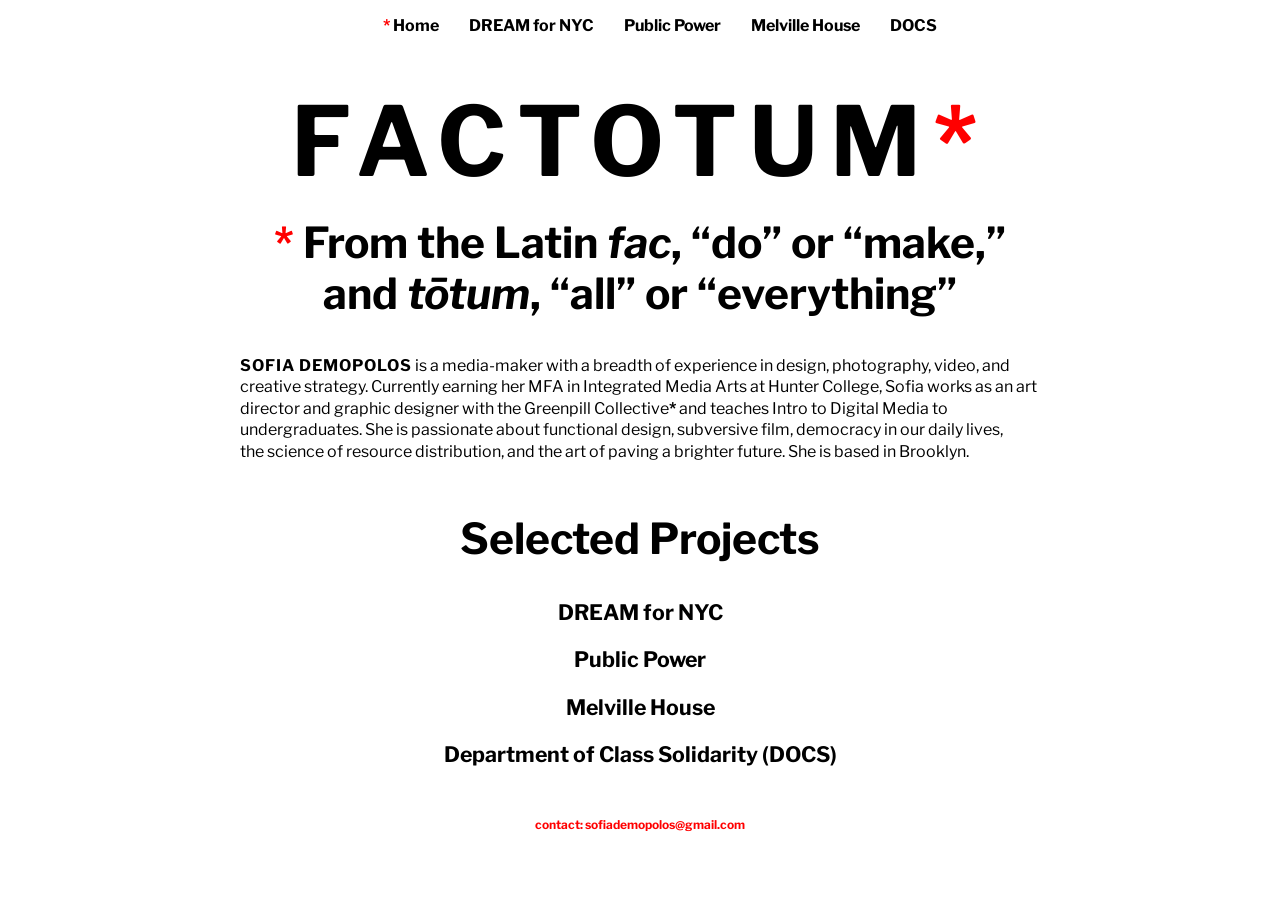
<file: index.html>
<!DOCTYPE html>
<html>
  <head>
    <title>Factotum Index</title>
    <link rel="stylesheet" href="style.css">
    <link rel="preconnect" href="https://fonts.googleapis.com">
    <link rel="preconnect" href="https://fonts.gstatic.com" crossorigin>
    <link href="https://fonts.googleapis.com/css2?family=Libre+Franklin:ital,wght@0,100..900;1,100..900&display=swap" rel="stylesheet">
    <meta name="viewport" content="width=device-width, initial-scale=1">
    <link rel="icon" type="image/x-icon" href="images/favicon.ico">
  </head>
  <body>
    <ul class="header-container" style="display: flex; justify-content: center;">
      <li class="nav"><a href="index.html"><span style="color:red;font-weight: bold;">* </span>Home</a></li>
      <li class="nav"><a href="selected-projects/dream-for-nyc.html">DREAM for NYC</a></li>
      <li class="nav"><a href="selected-projects/public-power.html">Public Power</a></li>
      <li class="nav"><a href="selected-projects/melville-house.html">Melville House</a></li>
      <li class="nav"><a href="selected-projects/docs.html">DOCS</a></li>
    </ul>
    <h1 class="header-container;">Factotum<span style="color:red">*</span></h1>
    <h2 class="center"><span id="first-line"><span style="color:red">*</span> From the Latin <i>fac</i>, “do” or “make,”</span>and <i>tōtum</i>, “all” or “everything”</h2>
    <p class="center"><b style="text-transform: uppercase; letter-spacing: .0625em;">Sofia Demopolos</b> is a media-maker with a breadth of experience in design, photography, video, and creative strategy. Currently earning her MFA in Integrated Media Arts at Hunter College, Sofia works as an art director and graphic designer with the Greenpill Collective<a  target="_blank" href="https://wearegreenpill.com/">*</a> and teaches Intro to Digital Media to undergraduates. She is passionate about functional design, subversive film, democracy in our daily lives, the&nbsp;science of resource distribution, and the art of paving a brighter future. She is based in Brooklyn.</p>
    <h2 class="center" style="margin-top: 50px">Selected Projects</h2>
      <!--<div class="hover_img"><h3><a href="selected-projects/new-yorkers-tax-the-rich.html">New Yorkers Tax the Rich<span><img class="center" src="images/index/nyttr-credit-alexandra-chan-800px.jpg"</span></a></h3></div>-->
      <div class="hover_img"><h3><a href="selected-projects/dream-for-nyc.html">DREAM for NYC<span><img class="center" src="images/index/sofia-and-carla-800px.jpg"></span></a></h3></div>
      <div class="hover_img"><h3><a href="selected-projects/public-power.html">Public Power<span><img class="center" src="images/index/public-power-credit-michael-paulson-800px.jpg"></span></a></h3></div>
      <div class="hover_img"><h3><a href="selected-projects/melville-house.html">Melville House<span><img class="center" src="images/index/melville-house-mock-800px.jpg"></span></a></h3></div>
      <div class="hover_img"><h3><a href="selected-projects/docs.html">Department of Class Solidarity (DOCS)<span><img class="center" src="images/index/docs-labor-day-800px.png"></span></a></h3></div>
    <footer>
      <h4>contact: sofiademopolos@gmail.com</h4>
    </footer>
  </body>
</html>
</file>
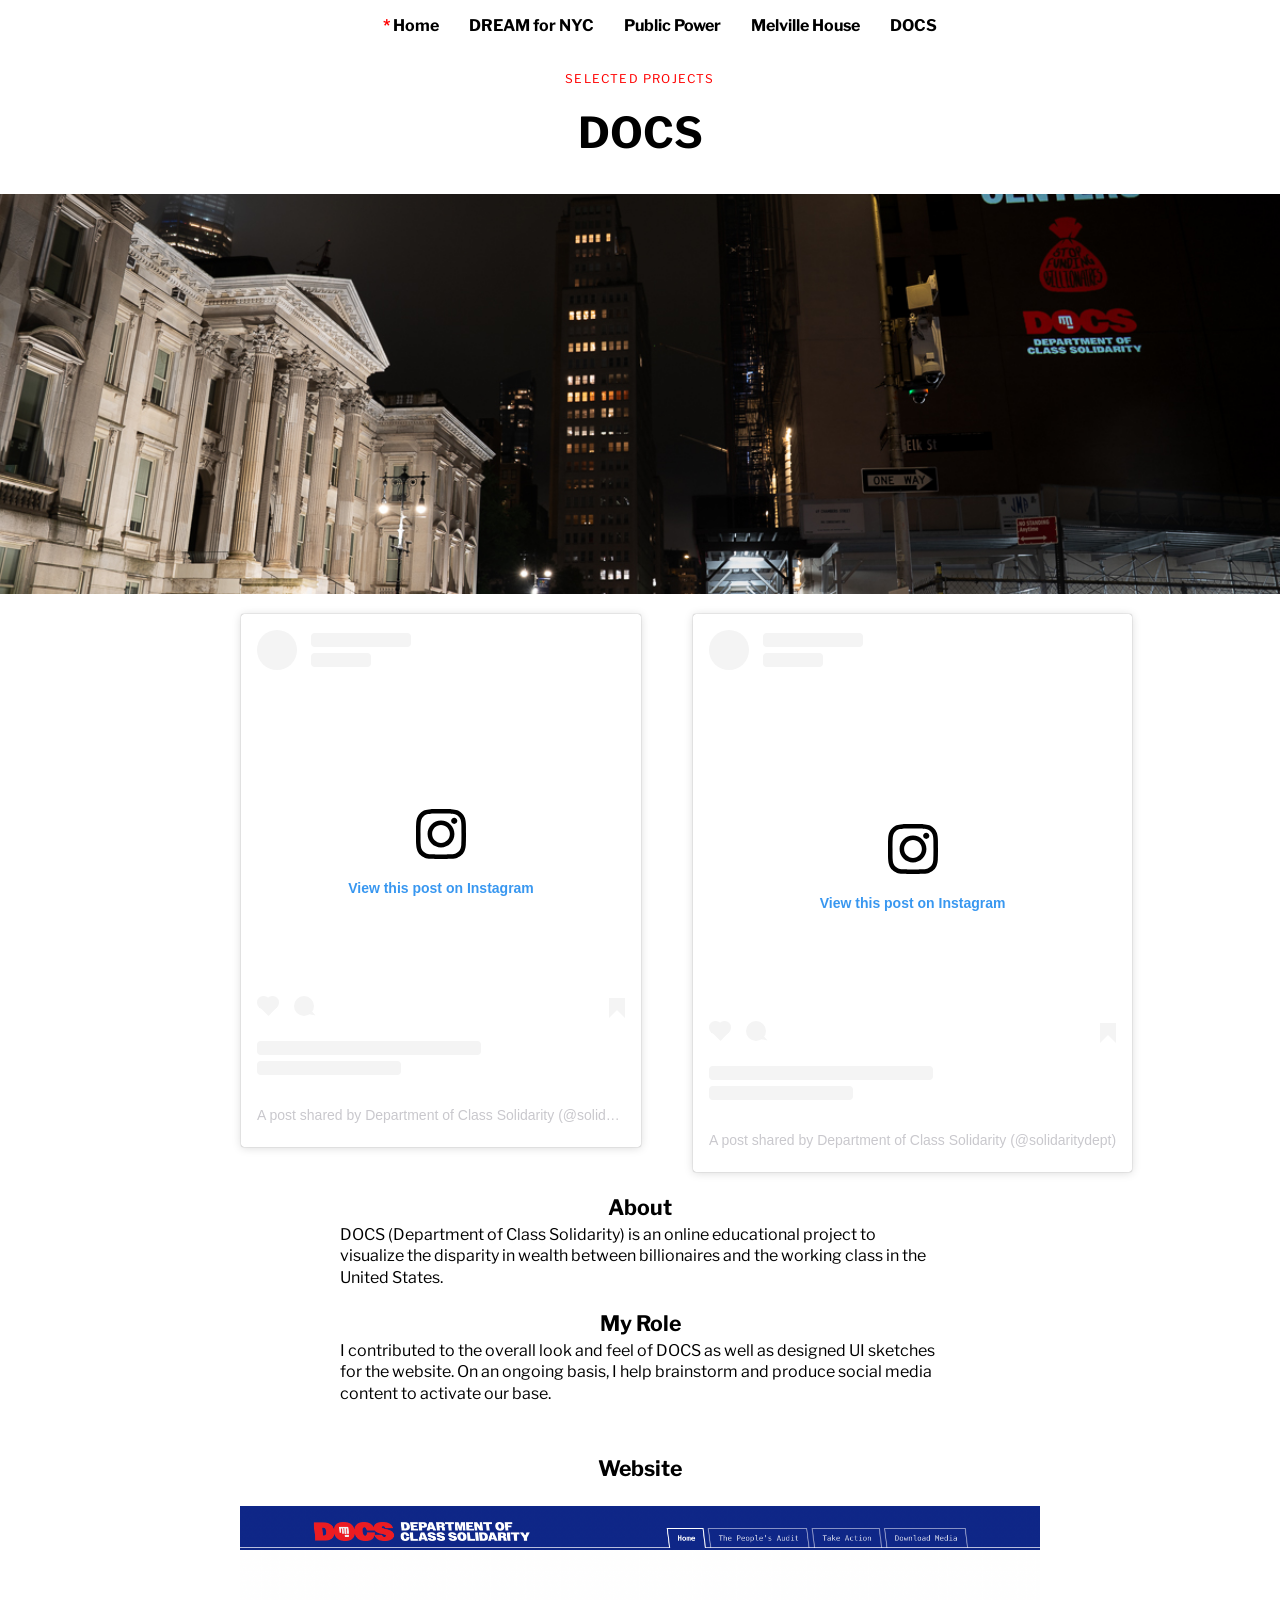
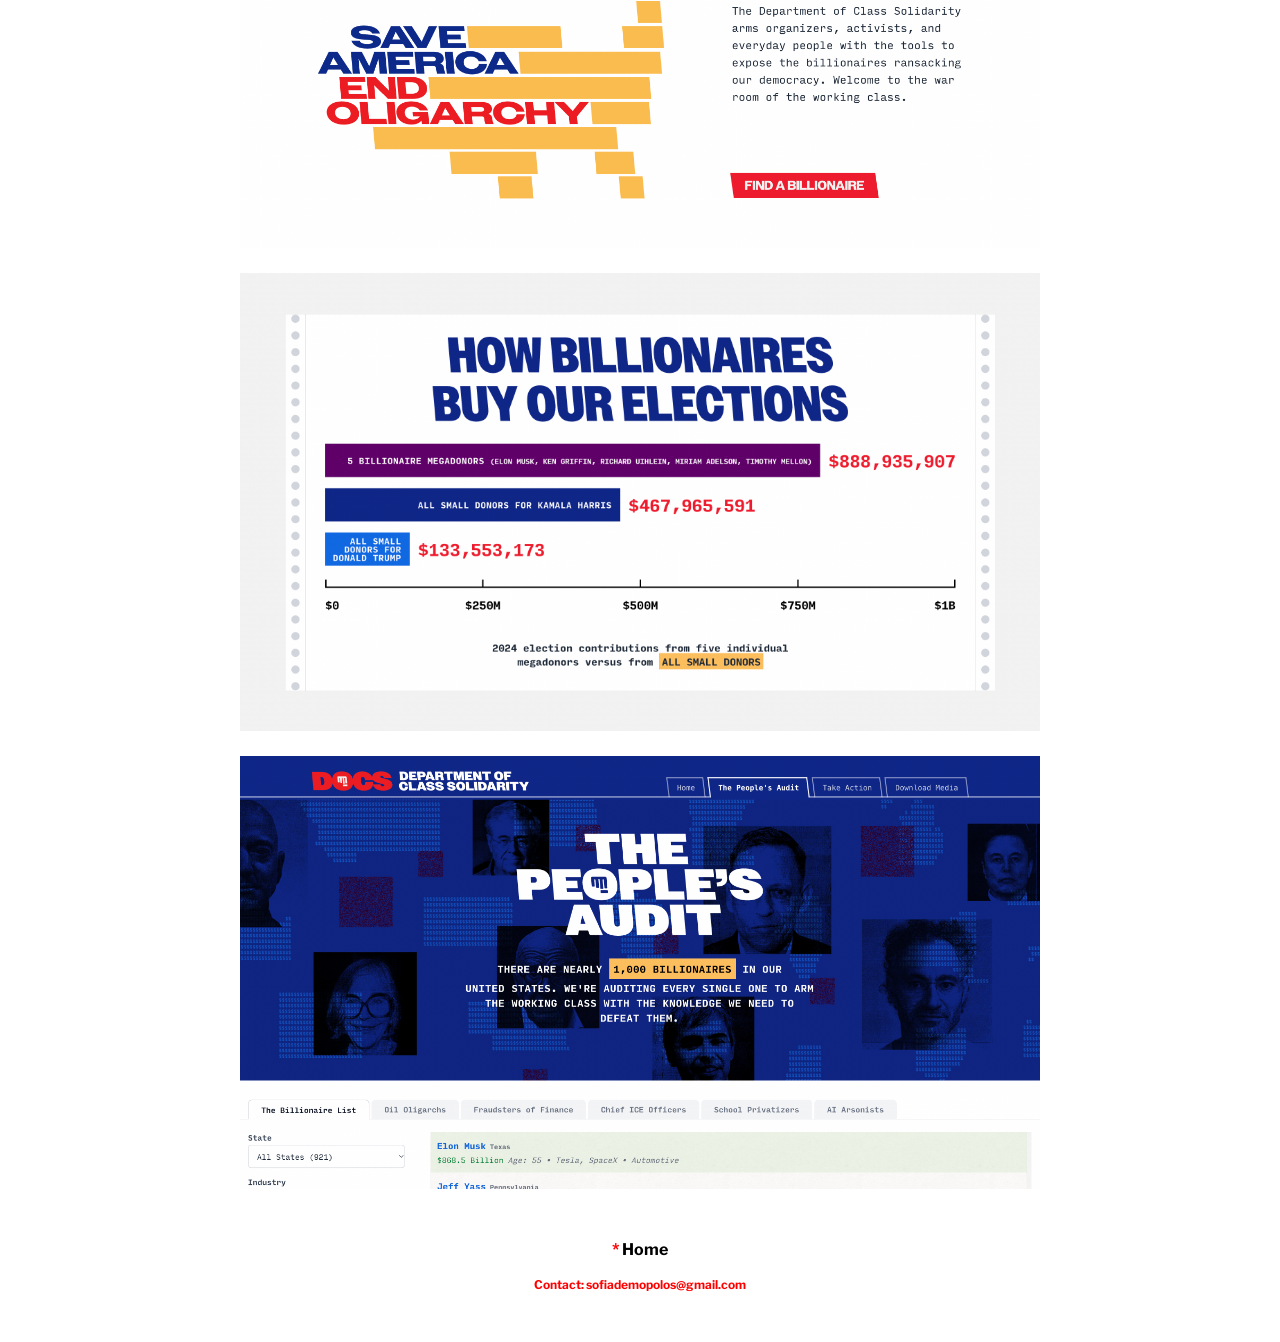
<file: selected-projects/docs.html>
<!DOCTYPE html>
<!DOCTYPE html>
<html>
  <head>
    <title>DOCS</title>
    <link rel="stylesheet" href="../style.css">
    <link rel="preconnect" href="https://fonts.googleapis.com">
    <link rel="preconnect" href="https://fonts.gstatic.com" crossorigin>
    <link href="https://fonts.googleapis.com/css2?family=Libre+Franklin:ital,wght@0,100..900;1,100..900&display=swap" rel="stylesheet">
    <meta name="viewport" content="width=device-width, initial-scale=1">
    <link rel="icon" type="image/x-icon" href="../images/favicon.ico">
  </head>
  <body>
    <ul class="header-container" style="display: flex; justify-content: center;">
      <li class="nav"><a href="../index.html"><span style="color:red;font-weight: bold;">* </span>Home</a></li>
      <li class="nav"><a href="dream-for-nyc.html">DREAM for NYC</a></li>
      <li class="nav"><a href="public-power.html">Public Power</a></li>
      <li class="nav"><a href="melville-house.html">Melville House</a></li>
      <li class="nav"><a href="docs.html">DOCS</a></li>
    </ul>
    <div class="header-container">
      <h5 style="margin-top: 3em;">Selected Projects</h5>
      <h2>DOCS</h2>
      <img style="height: 400px; object-position: 50% 50%;" src="../images/docs/DOCS_AlixPiorun-13.jpg">
    </div>
      <div class="info">
        <div class="block1" style="padding-top: 15px;">
          <blockquote class="instagram-media" data-instgrm-captioned data-instgrm-permalink="https://www.instagram.com/p/Db-2rrClbFp/?utm_source=ig_embed&amp;utm_campaign=loading" data-instgrm-version="14" style=" background:#FFF; border:0; border-radius:3px; box-shadow:0 0 1px 0 rgba(0,0,0,0.5),0 1px 10px 0 rgba(0,0,0,0.15); margin: 1px; max-width:400px; min-width:326px; padding:0; width:99.375%; width:-webkit-calc(100% - 2px); width:calc(100% - 2px);"><div style="padding:16px;"> <a href="https://www.instagram.com/p/Db-2rrClbFp/?utm_source=ig_embed&amp;utm_campaign=loading" style=" background:#FFFFFF; line-height:0; padding:0 0; text-align:center; text-decoration:none; width:100%;" target="_blank"> <div style=" display: flex; flex-direction: row; align-items: center;"> <div style="background-color: #F4F4F4; border-radius: 50%; flex-grow: 0; height: 40px; margin-right: 14px; width: 40px;"></div> <div style="display: flex; flex-direction: column; flex-grow: 1; justify-content: center;"> <div style=" background-color: #F4F4F4; border-radius: 4px; flex-grow: 0; height: 14px; margin-bottom: 6px; width: 100px;"></div> <div style=" background-color: #F4F4F4; border-radius: 4px; flex-grow: 0; height: 14px; width: 60px;"></div></div></div><div style="padding: 19% 0;"></div> <div style="display:block; height:50px; margin:0 auto 12px; width:50px;"><svg width="50px" height="50px" viewBox="0 0 60 60" version="1.1" xmlns="https://www.w3.org/2000/svg" xmlns:xlink="https://www.w3.org/1999/xlink"><g stroke="none" stroke-width="1" fill="none" fill-rule="evenodd"><g transform="translate(-511.000000, -20.000000)" fill="#000000"><g><path d="M556.869,30.41 C554.814,30.41 553.148,32.076 553.148,34.131 C553.148,36.186 554.814,37.852 556.869,37.852 C558.924,37.852 560.59,36.186 560.59,34.131 C560.59,32.076 558.924,30.41 556.869,30.41 M541,60.657 C535.114,60.657 530.342,55.887 530.342,50 C530.342,44.114 535.114,39.342 541,39.342 C546.887,39.342 551.658,44.114 551.658,50 C551.658,55.887 546.887,60.657 541,60.657 M541,33.886 C532.1,33.886 524.886,41.1 524.886,50 C524.886,58.899 532.1,66.113 541,66.113 C549.9,66.113 557.115,58.899 557.115,50 C557.115,41.1 549.9,33.886 541,33.886 M565.378,62.101 C565.244,65.022 564.756,66.606 564.346,67.663 C563.803,69.06 563.154,70.057 562.106,71.106 C561.058,72.155 560.06,72.803 558.662,73.347 C557.607,73.757 556.021,74.244 553.102,74.378 C549.944,74.521 548.997,74.552 541,74.552 C533.003,74.552 532.056,74.521 528.898,74.378 C525.979,74.244 524.393,73.757 523.338,73.347 C521.94,72.803 520.942,72.155 519.894,71.106 C518.846,70.057 518.197,69.06 517.654,67.663 C517.244,66.606 516.755,65.022 516.623,62.101 C516.479,58.943 516.448,57.996 516.448,50 C516.448,42.003 516.479,41.056 516.623,37.899 C516.755,34.978 517.244,33.391 517.654,32.338 C518.197,30.938 518.846,29.942 519.894,28.894 C520.942,27.846 521.94,27.196 523.338,26.654 C524.393,26.244 525.979,25.756 528.898,25.623 C532.057,25.479 533.004,25.448 541,25.448 C548.997,25.448 549.943,25.479 553.102,25.623 C556.021,25.756 557.607,26.244 558.662,26.654 C560.06,27.196 561.058,27.846 562.106,28.894 C563.154,29.942 563.803,30.938 564.346,32.338 C564.756,33.391 565.244,34.978 565.378,37.899 C565.522,41.056 565.552,42.003 565.552,50 C565.552,57.996 565.522,58.943 565.378,62.101 M570.82,37.631 C570.674,34.438 570.167,32.258 569.425,30.349 C568.659,28.377 567.633,26.702 565.965,25.035 C564.297,23.368 562.623,22.342 560.652,21.575 C558.743,20.834 556.562,20.326 553.369,20.18 C550.169,20.033 549.148,20 541,20 C532.853,20 531.831,20.033 528.631,20.18 C525.438,20.326 523.257,20.834 521.349,21.575 C519.376,22.342 517.703,23.368 516.035,25.035 C514.368,26.702 513.342,28.377 512.574,30.349 C511.834,32.258 511.326,34.438 511.181,37.631 C511.035,40.831 511,41.851 511,50 C511,58.147 511.035,59.17 511.181,62.369 C511.326,65.562 511.834,67.743 512.574,69.651 C513.342,71.625 514.368,73.296 516.035,74.965 C517.703,76.634 519.376,77.658 521.349,78.425 C523.257,79.167 525.438,79.673 528.631,79.82 C531.831,79.965 532.853,80.001 541,80.001 C549.148,80.001 550.169,79.965 553.369,79.82 C556.562,79.673 558.743,79.167 560.652,78.425 C562.623,77.658 564.297,76.634 565.965,74.965 C567.633,73.296 568.659,71.625 569.425,69.651 C570.167,67.743 570.674,65.562 570.82,62.369 C570.966,59.17 571,58.147 571,50 C571,41.851 570.966,40.831 570.82,37.631"></path></g></g></g></svg></div><div style="padding-top: 8px;"> <div style=" color:#3897f0; font-family:Arial,sans-serif; font-size:14px; font-style:normal; font-weight:550; line-height:18px;">View this post on Instagram</div></div><div style="padding: 12.5% 0;"></div> <div style="display: flex; flex-direction: row; margin-bottom: 14px; align-items: center;"><div> <div style="background-color: #F4F4F4; border-radius: 50%; height: 12.5px; width: 12.5px; transform: translateX(0px) translateY(7px);"></div> <div style="background-color: #F4F4F4; height: 12.5px; transform: rotate(-45deg) translateX(3px) translateY(1px); width: 12.5px; flex-grow: 0; margin-right: 14px; margin-left: 2px;"></div> <div style="background-color: #F4F4F4; border-radius: 50%; height: 12.5px; width: 12.5px; transform: translateX(9px) translateY(-18px);"></div></div><div style="margin-left: 8px;"> <div style=" background-color: #F4F4F4; border-radius: 50%; flex-grow: 0; height: 20px; width: 20px;"></div> <div style=" width: 0; height: 0; border-top: 2px solid transparent; border-left: 6px solid #f4f4f4; border-bottom: 2px solid transparent; transform: translateX(16px) translateY(-4px) rotate(30deg)"></div></div><div style="margin-left: auto;"> <div style=" width: 0px; border-top: 8px solid #F4F4F4; border-right: 8px solid transparent; transform: translateY(16px);"></div> <div style=" background-color: #F4F4F4; flex-grow: 0; height: 12px; width: 16px; transform: translateY(-4px);"></div> <div style=" width: 0; height: 0; border-top: 8px solid #F4F4F4; border-left: 8px solid transparent; transform: translateY(-4px) translateX(8px);"></div></div></div> <div style="display: flex; flex-direction: column; flex-grow: 1; justify-content: center; margin-bottom: 24px;"> <div style=" background-color: #F4F4F4; border-radius: 4px; flex-grow: 0; height: 14px; margin-bottom: 6px; width: 224px;"></div> <div style=" background-color: #F4F4F4; border-radius: 4px; flex-grow: 0; height: 14px; width: 144px;"></div></div></a><p style=" color:#c9c8cd; font-family:Arial,sans-serif; font-size:14px; line-height:17px; margin-bottom:0; margin-top:8px; overflow:hidden; padding:8px 0 7px; text-align:center; text-overflow:ellipsis; white-space:nowrap;"><a href="https://www.instagram.com/p/Db-2rrClbFp/?utm_source=ig_embed&amp;utm_campaign=loading" style=" color:#c9c8cd; font-family:Arial,sans-serif; font-size:14px; font-style:normal; font-weight:normal; line-height:17px; text-decoration:none;" target="_blank">A post shared by Department of Class Solidarity (@solidaritydept)</a></p></div></blockquote>
<script async src="https://www.instagram.com/embed.js"></script>
          </div>
        <div class="block2" style="padding-top: 15px;">
          <blockquote class="instagram-media" data-instgrm-captioned data-instgrm-permalink="https://www.instagram.com/p/DfFZOyUFWmw/?utm_source=ig_embed&amp;utm_campaign=loading" data-instgrm-version="14" style=" background:#FFF; border:0; border-radius:3px; box-shadow:0 0 1px 0 rgba(0,0,0,0.5),0 1px 10px 0 rgba(0,0,0,0.15); margin: 1px; max-width:540px; min-width:326px; padding:0; width:99.375%; width:-webkit-calc(100% - 2px); width:calc(100% - 2px);"><div style="padding:16px;"> <a href="https://www.instagram.com/p/DfFZOyUFWmw/?utm_source=ig_embed&amp;utm_campaign=loading" style=" background:#FFFFFF; line-height:0; padding:0 0; text-align:center; text-decoration:none; width:100%;" target="_blank"> <div style=" display: flex; flex-direction: row; align-items: center;"> <div style="background-color: #F4F4F4; border-radius: 50%; flex-grow: 0; height: 40px; margin-right: 14px; width: 40px;"></div> <div style="display: flex; flex-direction: column; flex-grow: 1; justify-content: center;"> <div style=" background-color: #F4F4F4; border-radius: 4px; flex-grow: 0; height: 14px; margin-bottom: 6px; width: 100px;"></div> <div style=" background-color: #F4F4F4; border-radius: 4px; flex-grow: 0; height: 14px; width: 60px;"></div></div></div><div style="padding: 19% 0;"></div> <div style="display:block; height:50px; margin:0 auto 12px; width:50px;"><svg width="50px" height="50px" viewBox="0 0 60 60" version="1.1" xmlns="https://www.w3.org/2000/svg" xmlns:xlink="https://www.w3.org/1999/xlink"><g stroke="none" stroke-width="1" fill="none" fill-rule="evenodd"><g transform="translate(-511.000000, -20.000000)" fill="#000000"><g><path d="M556.869,30.41 C554.814,30.41 553.148,32.076 553.148,34.131 C553.148,36.186 554.814,37.852 556.869,37.852 C558.924,37.852 560.59,36.186 560.59,34.131 C560.59,32.076 558.924,30.41 556.869,30.41 M541,60.657 C535.114,60.657 530.342,55.887 530.342,50 C530.342,44.114 535.114,39.342 541,39.342 C546.887,39.342 551.658,44.114 551.658,50 C551.658,55.887 546.887,60.657 541,60.657 M541,33.886 C532.1,33.886 524.886,41.1 524.886,50 C524.886,58.899 532.1,66.113 541,66.113 C549.9,66.113 557.115,58.899 557.115,50 C557.115,41.1 549.9,33.886 541,33.886 M565.378,62.101 C565.244,65.022 564.756,66.606 564.346,67.663 C563.803,69.06 563.154,70.057 562.106,71.106 C561.058,72.155 560.06,72.803 558.662,73.347 C557.607,73.757 556.021,74.244 553.102,74.378 C549.944,74.521 548.997,74.552 541,74.552 C533.003,74.552 532.056,74.521 528.898,74.378 C525.979,74.244 524.393,73.757 523.338,73.347 C521.94,72.803 520.942,72.155 519.894,71.106 C518.846,70.057 518.197,69.06 517.654,67.663 C517.244,66.606 516.755,65.022 516.623,62.101 C516.479,58.943 516.448,57.996 516.448,50 C516.448,42.003 516.479,41.056 516.623,37.899 C516.755,34.978 517.244,33.391 517.654,32.338 C518.197,30.938 518.846,29.942 519.894,28.894 C520.942,27.846 521.94,27.196 523.338,26.654 C524.393,26.244 525.979,25.756 528.898,25.623 C532.057,25.479 533.004,25.448 541,25.448 C548.997,25.448 549.943,25.479 553.102,25.623 C556.021,25.756 557.607,26.244 558.662,26.654 C560.06,27.196 561.058,27.846 562.106,28.894 C563.154,29.942 563.803,30.938 564.346,32.338 C564.756,33.391 565.244,34.978 565.378,37.899 C565.522,41.056 565.552,42.003 565.552,50 C565.552,57.996 565.522,58.943 565.378,62.101 M570.82,37.631 C570.674,34.438 570.167,32.258 569.425,30.349 C568.659,28.377 567.633,26.702 565.965,25.035 C564.297,23.368 562.623,22.342 560.652,21.575 C558.743,20.834 556.562,20.326 553.369,20.18 C550.169,20.033 549.148,20 541,20 C532.853,20 531.831,20.033 528.631,20.18 C525.438,20.326 523.257,20.834 521.349,21.575 C519.376,22.342 517.703,23.368 516.035,25.035 C514.368,26.702 513.342,28.377 512.574,30.349 C511.834,32.258 511.326,34.438 511.181,37.631 C511.035,40.831 511,41.851 511,50 C511,58.147 511.035,59.17 511.181,62.369 C511.326,65.562 511.834,67.743 512.574,69.651 C513.342,71.625 514.368,73.296 516.035,74.965 C517.703,76.634 519.376,77.658 521.349,78.425 C523.257,79.167 525.438,79.673 528.631,79.82 C531.831,79.965 532.853,80.001 541,80.001 C549.148,80.001 550.169,79.965 553.369,79.82 C556.562,79.673 558.743,79.167 560.652,78.425 C562.623,77.658 564.297,76.634 565.965,74.965 C567.633,73.296 568.659,71.625 569.425,69.651 C570.167,67.743 570.674,65.562 570.82,62.369 C570.966,59.17 571,58.147 571,50 C571,41.851 570.966,40.831 570.82,37.631"></path></g></g></g></svg></div><div style="padding-top: 8px;"> <div style=" color:#3897f0; font-family:Arial,sans-serif; font-size:14px; font-style:normal; font-weight:550; line-height:18px;">View this post on Instagram</div></div><div style="padding: 12.5% 0;"></div> <div style="display: flex; flex-direction: row; margin-bottom: 14px; align-items: center;"><div> <div style="background-color: #F4F4F4; border-radius: 50%; height: 12.5px; width: 12.5px; transform: translateX(0px) translateY(7px);"></div> <div style="background-color: #F4F4F4; height: 12.5px; transform: rotate(-45deg) translateX(3px) translateY(1px); width: 12.5px; flex-grow: 0; margin-right: 14px; margin-left: 2px;"></div> <div style="background-color: #F4F4F4; border-radius: 50%; height: 12.5px; width: 12.5px; transform: translateX(9px) translateY(-18px);"></div></div><div style="margin-left: 8px;"> <div style=" background-color: #F4F4F4; border-radius: 50%; flex-grow: 0; height: 20px; width: 20px;"></div> <div style=" width: 0; height: 0; border-top: 2px solid transparent; border-left: 6px solid #f4f4f4; border-bottom: 2px solid transparent; transform: translateX(16px) translateY(-4px) rotate(30deg)"></div></div><div style="margin-left: auto;"> <div style=" width: 0px; border-top: 8px solid #F4F4F4; border-right: 8px solid transparent; transform: translateY(16px);"></div> <div style=" background-color: #F4F4F4; flex-grow: 0; height: 12px; width: 16px; transform: translateY(-4px);"></div> <div style=" width: 0; height: 0; border-top: 8px solid #F4F4F4; border-left: 8px solid transparent; transform: translateY(-4px) translateX(8px);"></div></div></div> <div style="display: flex; flex-direction: column; flex-grow: 1; justify-content: center; margin-bottom: 24px;"> <div style=" background-color: #F4F4F4; border-radius: 4px; flex-grow: 0; height: 14px; margin-bottom: 6px; width: 224px;"></div> <div style=" background-color: #F4F4F4; border-radius: 4px; flex-grow: 0; height: 14px; width: 144px;"></div></div></a><p style=" color:#c9c8cd; font-family:Arial,sans-serif; font-size:14px; line-height:17px; margin-bottom:0; margin-top:8px; overflow:hidden; padding:8px 0 7px; text-align:center; text-overflow:ellipsis; white-space:nowrap;"><a href="https://www.instagram.com/p/DfFZOyUFWmw/?utm_source=ig_embed&amp;utm_campaign=loading" style=" color:#c9c8cd; font-family:Arial,sans-serif; font-size:14px; font-style:normal; font-weight:normal; line-height:17px; text-decoration:none;" target="_blank">A post shared by Department of Class Solidarity (@solidaritydept)</a></p></div></blockquote>
<script async src="https://www.instagram.com/embed.js"></script>
          </div>
    </div>
    <div class="single-column-text">
      <h3>About</h3>
      <p>DOCS (Department of Class Solidarity) is an online educational project to visualize the disparity in wealth between billionaires and the working class in the United States.</p>
      <h3>My Role</h3>
      <p>I contributed to the overall look and feel of DOCS as well as designed UI sketches for the website. On an ongoing basis, I help brainstorm and produce social media content to activate our base.</p>

    </div>
    <h3 style="margin-top: 50px">Website</h3>
      <img class="center" style="padding-top: 25px;" src="../images/docs/screenshot 1.png">
      <img class="center" style="padding-top: 25px;" src="../images/docs/screenshot 3.png">
      <img class="center" style="padding-top: 25px;" src="../images/docs/screenshot 2.png">
    </div>
    <footer>
      <p><a href="../index.html"><span style="color:red;font-weight: bold;">* </span>Home</a></p>
      <h4>Contact: sofiademopolos@gmail.com</h4>
    </footer>
  </body>
</html>
</file>
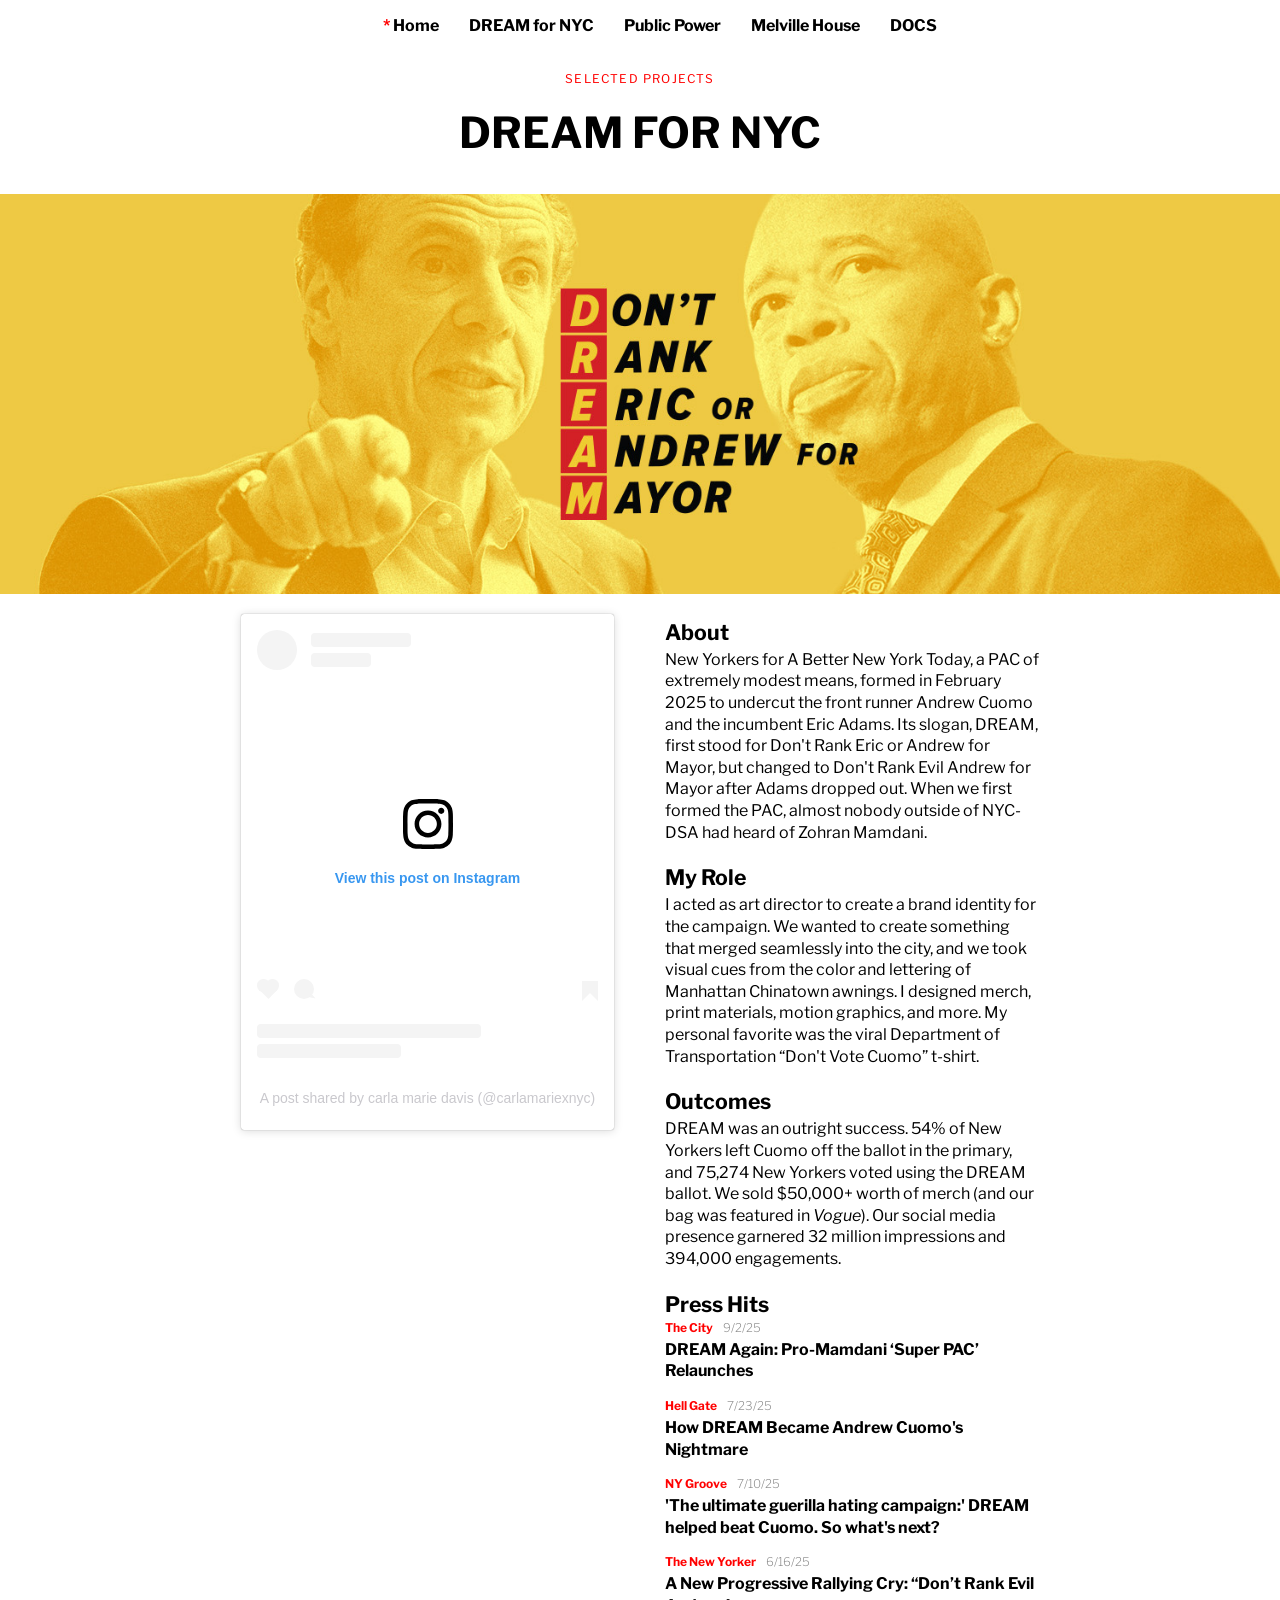
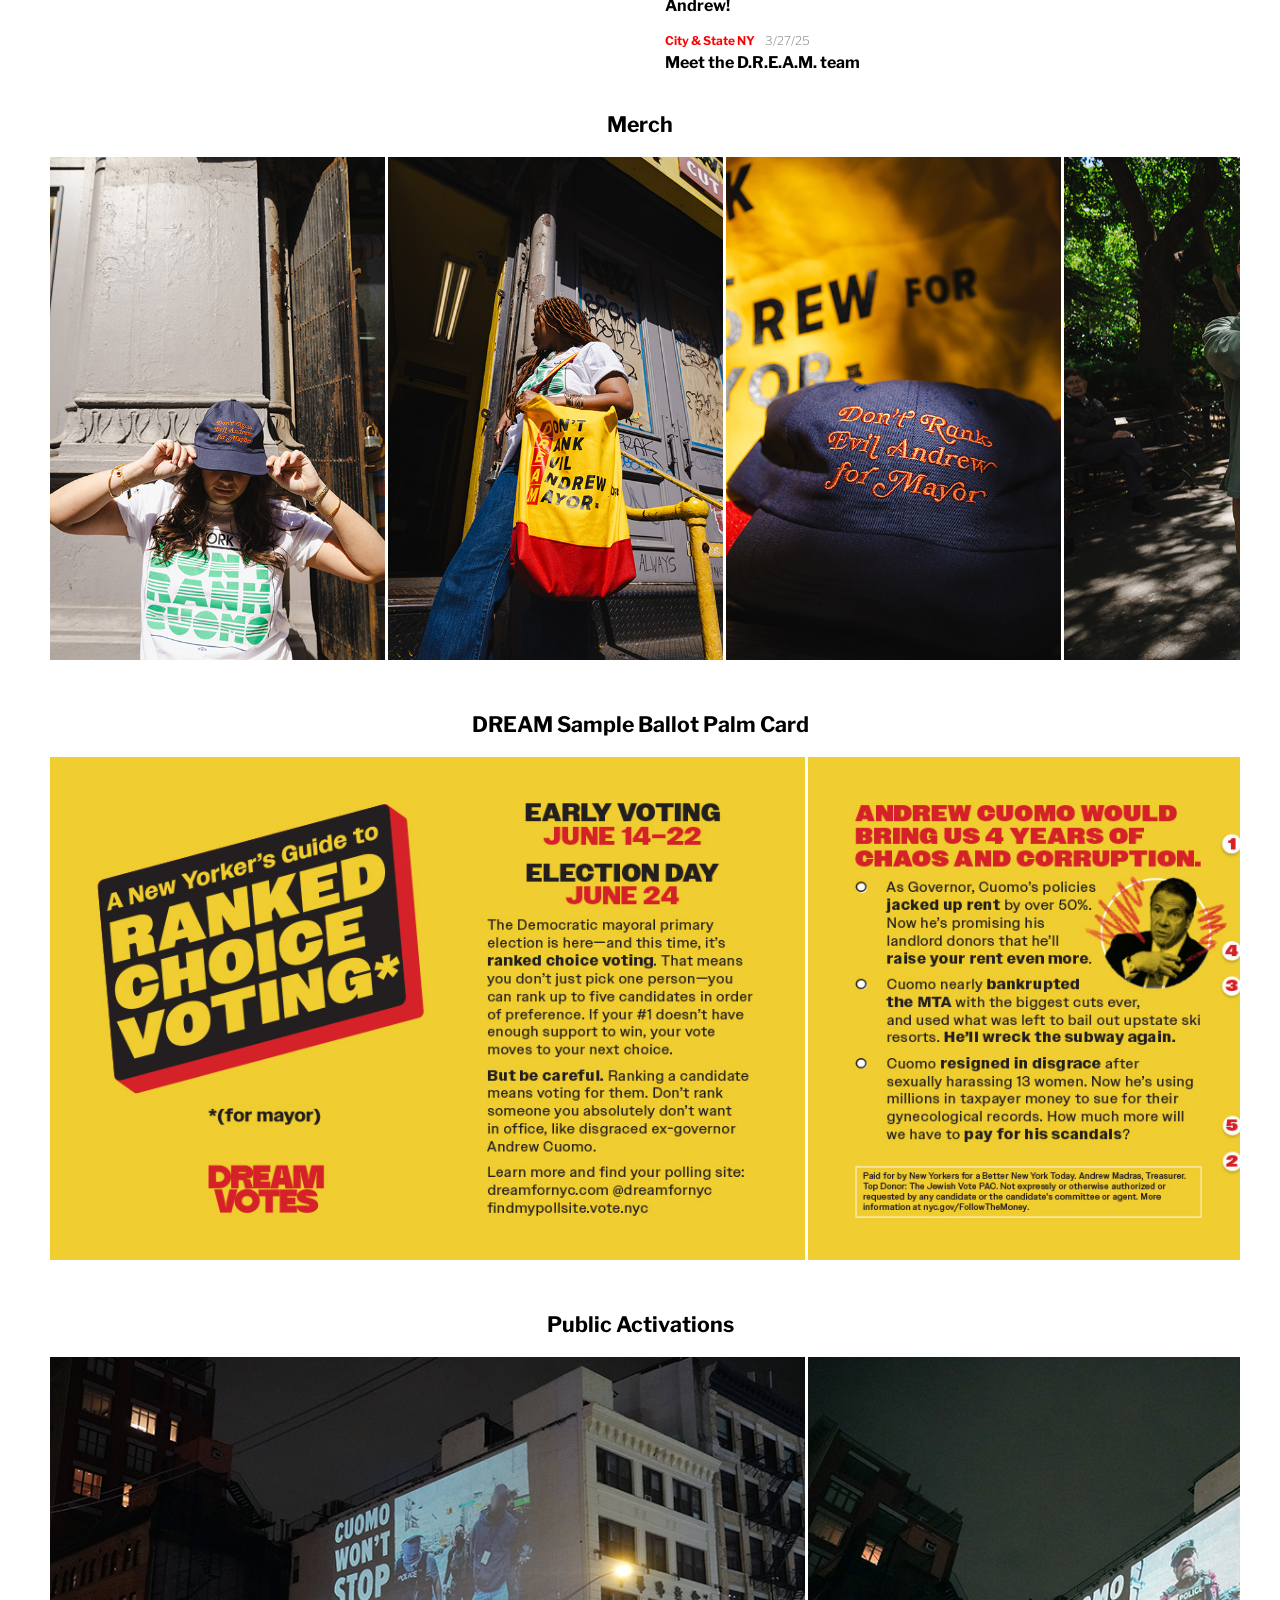
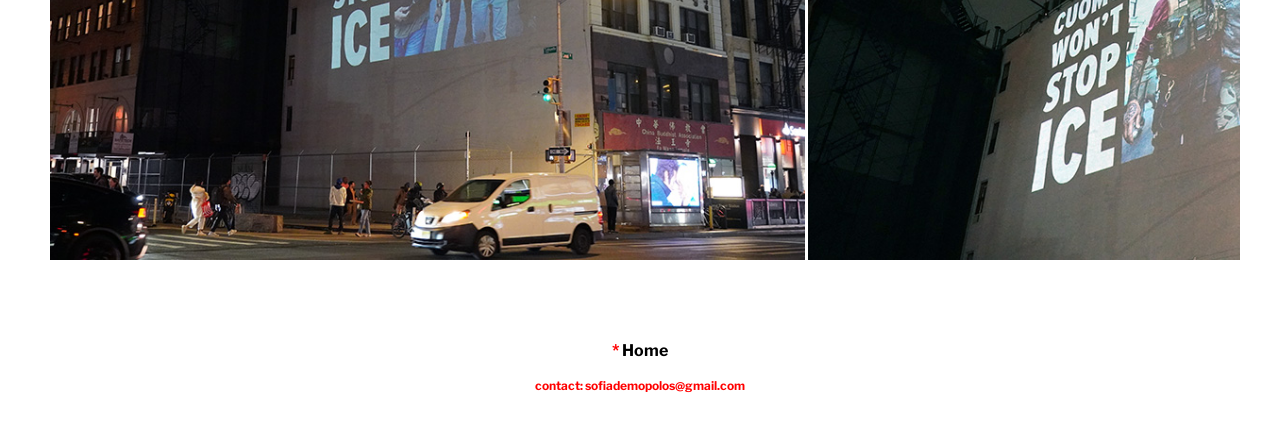
<file: selected-projects/dream-for-nyc.html>
<!DOCTYPE html>
<html>
  <head>
    <title>DREAM for NYC</title>
    <link rel="stylesheet" href="../style.css">
    <link rel="preconnect" href="https://fonts.googleapis.com">
    <link rel="preconnect" href="https://fonts.gstatic.com" crossorigin>
    <link href="https://fonts.googleapis.com/css2?family=Libre+Franklin:ital,wght@0,100..900;1,100..900&display=swap" rel="stylesheet">
    <meta name="viewport" content="width=device-width, initial-scale=1">
    <link rel="icon" type="image/x-icon" href="../images/favicon.ico">
  </head>
  <body>
    <ul class="header-container" style="display: flex; justify-content: center;">
      <li class="nav"><a href="../index.html"><span style="color:red;font-weight: bold;">* </span>Home</a></li>
      <li class="nav"><a href="dream-for-nyc.html">DREAM for NYC</a></li>
      <li class="nav"><a href="public-power.html">Public Power</a></li>
      <li class="nav"><a href="melville-house.html">Melville House</a></li>
      <li class="nav"><a href="docs.html">DOCS</a></li>
    </ul>
    <div class="header-container">
      <h5 style="margin-top: 3em;">Selected Projects</h5>
      <h2>DREAM FOR NYC</h2>
      <img style="height: 400px; object-position: 50% 50%;" src="../images/dream/Twitter Header_sd_032525.jpg">
    </div>
    <div class="info">
      <div class="block1" style="padding-top: 15px;">
        <blockquote class="instagram-media" data-instgrm-captioned data-instgrm-permalink="https://www.instagram.com/reel/DJ2KkRKxioJ/?utm_source=ig_embed&amp;utm_campaign=loading" data-instgrm-version="14" style=" background:#FFF; border:0; border-radius:3px; box-shadow:0 0 1px 0 rgba(0,0,0,0.5),0 1px 10px 0 rgba(0,0,0,0.15); margin: 1px; max-width:540px; padding:0; width:99.375%; width:-webkit-calc(100% - 2px); width:calc(100% - 2px);"><div style="padding:16px;"> <a href="https://www.instagram.com/reel/DJ2KkRKxioJ/?utm_source=ig_embed&amp;utm_campaign=loading" style=" background:#FFFFFF; line-height:0; padding: 0; text-align:center; text-decoration:none; width:100%;" target="_blank"> <div style=" display: flex; flex-direction: row; align-items: center;"> <div style="background-color: #F4F4F4; border-radius: 50%; flex-grow: 0; height: 40px; margin-right: 14px; width: 40px;"></div> <div style="display: flex; flex-direction: column; flex-grow: 1; justify-content: center;"> <div style=" background-color: #F4F4F4; border-radius: 4px; flex-grow: 0; height: 14px; margin-bottom: 6px; width: 100px;"></div> <div style=" background-color: #F4F4F4; border-radius: 4px; flex-grow: 0; height: 14px; width: 60px;"></div></div></div><div style="padding: 19% 0;"></div> <div style="display:block; height:50px; margin:0 auto 12px; width:50px;"><svg width="50px" height="50px" viewBox="0 0 60 60" version="1.1" xmlns="https://www.w3.org/2000/svg" xmlns:xlink="https://www.w3.org/1999/xlink"><g stroke="none" stroke-width="1" fill="none" fill-rule="evenodd"><g transform="translate(-511.000000, -20.000000)" fill="#000000"><g><path d="M556.869,30.41 C554.814,30.41 553.148,32.076 553.148,34.131 C553.148,36.186 554.814,37.852 556.869,37.852 C558.924,37.852 560.59,36.186 560.59,34.131 C560.59,32.076 558.924,30.41 556.869,30.41 M541,60.657 C535.114,60.657 530.342,55.887 530.342,50 C530.342,44.114 535.114,39.342 541,39.342 C546.887,39.342 551.658,44.114 551.658,50 C551.658,55.887 546.887,60.657 541,60.657 M541,33.886 C532.1,33.886 524.886,41.1 524.886,50 C524.886,58.899 532.1,66.113 541,66.113 C549.9,66.113 557.115,58.899 557.115,50 C557.115,41.1 549.9,33.886 541,33.886 M565.378,62.101 C565.244,65.022 564.756,66.606 564.346,67.663 C563.803,69.06 563.154,70.057 562.106,71.106 C561.058,72.155 560.06,72.803 558.662,73.347 C557.607,73.757 556.021,74.244 553.102,74.378 C549.944,74.521 548.997,74.552 541,74.552 C533.003,74.552 532.056,74.521 528.898,74.378 C525.979,74.244 524.393,73.757 523.338,73.347 C521.94,72.803 520.942,72.155 519.894,71.106 C518.846,70.057 518.197,69.06 517.654,67.663 C517.244,66.606 516.755,65.022 516.623,62.101 C516.479,58.943 516.448,57.996 516.448,50 C516.448,42.003 516.479,41.056 516.623,37.899 C516.755,34.978 517.244,33.391 517.654,32.338 C518.197,30.938 518.846,29.942 519.894,28.894 C520.942,27.846 521.94,27.196 523.338,26.654 C524.393,26.244 525.979,25.756 528.898,25.623 C532.057,25.479 533.004,25.448 541,25.448 C548.997,25.448 549.943,25.479 553.102,25.623 C556.021,25.756 557.607,26.244 558.662,26.654 C560.06,27.196 561.058,27.846 562.106,28.894 C563.154,29.942 563.803,30.938 564.346,32.338 C564.756,33.391 565.244,34.978 565.378,37.899 C565.522,41.056 565.552,42.003 565.552,50 C565.552,57.996 565.522,58.943 565.378,62.101 M570.82,37.631 C570.674,34.438 570.167,32.258 569.425,30.349 C568.659,28.377 567.633,26.702 565.965,25.035 C564.297,23.368 562.623,22.342 560.652,21.575 C558.743,20.834 556.562,20.326 553.369,20.18 C550.169,20.033 549.148,20 541,20 C532.853,20 531.831,20.033 528.631,20.18 C525.438,20.326 523.257,20.834 521.349,21.575 C519.376,22.342 517.703,23.368 516.035,25.035 C514.368,26.702 513.342,28.377 512.574,30.349 C511.834,32.258 511.326,34.438 511.181,37.631 C511.035,40.831 511,41.851 511,50 C511,58.147 511.035,59.17 511.181,62.369 C511.326,65.562 511.834,67.743 512.574,69.651 C513.342,71.625 514.368,73.296 516.035,74.965 C517.703,76.634 519.376,77.658 521.349,78.425 C523.257,79.167 525.438,79.673 528.631,79.82 C531.831,79.965 532.853,80.001 541,80.001 C549.148,80.001 550.169,79.965 553.369,79.82 C556.562,79.673 558.743,79.167 560.652,78.425 C562.623,77.658 564.297,76.634 565.965,74.965 C567.633,73.296 568.659,71.625 569.425,69.651 C570.167,67.743 570.674,65.562 570.82,62.369 C570.966,59.17 571,58.147 571,50 C571,41.851 570.966,40.831 570.82,37.631"></path></g></g></g></svg></div><div style="padding-top: 8px;"> <div style=" color:#3897f0; font-family:Arial,sans-serif; font-size:14px; font-style:normal; font-weight:550; line-height:18px;">View this post on Instagram</div></div><div style="padding: 12.5% 0;"></div> <div style="display: flex; flex-direction: row; margin-bottom: 14px; align-items: center;"><div> <div style="background-color: #F4F4F4; border-radius: 50%; height: 12.5px; width: 12.5px; transform: translateX(0px) translateY(7px);"></div> <div style="background-color: #F4F4F4; height: 12.5px; transform: rotate(-45deg) translateX(3px) translateY(1px); width: 12.5px; flex-grow: 0; margin-right: 14px; margin-left: 2px;"></div> <div style="background-color: #F4F4F4; border-radius: 50%; height: 12.5px; width: 12.5px; transform: translateX(9px) translateY(-18px);"></div></div><div style="margin-left: 8px;"> <div style=" background-color: #F4F4F4; border-radius: 50%; flex-grow: 0; height: 20px; width: 20px;"></div> <div style=" width: 0; height: 0; border-top: 2px solid transparent; border-left: 6px solid #f4f4f4; border-bottom: 2px solid transparent; transform: translateX(16px) translateY(-4px) rotate(30deg)"></div></div><div style="margin-left: auto;"> <div style=" width: 0px; border-top: 8px solid #F4F4F4; border-right: 8px solid transparent; transform: translateY(16px);"></div> <div style=" background-color: #F4F4F4; flex-grow: 0; height: 12px; width: 16px; transform: translateY(-4px);"></div> <div style=" width: 0; height: 0; border-top: 8px solid #F4F4F4; border-left: 8px solid transparent; transform: translateY(-4px) translateX(8px);"></div></div></div> <div style="display: flex; flex-direction: column; flex-grow: 1; justify-content: center; margin-bottom: 24px;"> <div style=" background-color: #F4F4F4; border-radius: 4px; flex-grow: 0; height: 14px; margin-bottom: 6px; width: 224px;"></div> <div style=" background-color: #F4F4F4; border-radius: 4px; flex-grow: 0; height: 14px; width: 144px;"></div></div></a><p style=" color:#c9c8cd; font-family:Arial,sans-serif; font-size:14px; line-height:17px; margin-bottom:0; margin-top:8px; overflow:hidden; padding:8px 0 7px; text-align:center; text-overflow:ellipsis; white-space:nowrap;"><a href="https://www.instagram.com/reel/DJ2KkRKxioJ/?utm_source=ig_embed&amp;utm_campaign=loading" style=" color:#c9c8cd; font-family:Arial,sans-serif; font-size:14px; font-style:normal; font-weight:normal; line-height:17px; text-decoration:none;" target="_blank">A post shared by carla marie davis (@carlamariexnyc)</a></p></div></blockquote>
<script async src="https://www.instagram.com/embed.js"></script>
      </div>
      <div class="block2">
        <h3 class="left">About</h3>
        <p>New Yorkers for A Better New York Today, a PAC of extremely modest means, formed in February 2025 to undercut the front runner Andrew Cuomo and the incumbent Eric Adams. Its slogan, DREAM, first stood for Don't Rank Eric or Andrew for Mayor, but changed to Don't Rank Evil Andrew for Mayor after Adams dropped out. When we first formed the PAC, almost nobody outside of NYC-DSA had heard of Zohran Mamdani.</p>
        <h3 class="left">My Role</h3>
        <p>I acted as art director to create a brand identity for the campaign. We wanted to create something that merged seamlessly into the city, and we took visual cues from the color and lettering of Manhattan Chinatown awnings. I designed merch, print materials, motion graphics, and more. My personal favorite was the viral Department of Transportation “Don't Vote Cuomo” t-shirt.</p>
        <h3 class="left">Outcomes</h3>
        <p>DREAM was an outright success. 54% of New Yorkers left Cuomo off the ballot in the primary, and 75,274 New Yorkers voted using the DREAM ballot. We sold $50,000+ worth of merch (and our bag was featured in <i>Vogue</i>). Our social media presence garnered 32 million impressions and 394,000 engagements.</p>
        <h3 class="left">Press Hits</h3>
        <h4 class="left" style="margin-block-start: .25em;">The City<span class="date">9/2/25</span></h4>
        <p><a target="_blank" href="https://www.thecity.nyc/2025/09/02/dream-reelect-eric-adams-andrew-cuomo-mayoral-race-mamdani/">DREAM Again: Pro-Mamdani ‘Super PAC’ Relaunches</a></p>
        <h4 class="left">Hell Gate<span class="date">7/23/25</span></h4>
        <p><a target="_blank" href="https://hellgatenyc.com/how-dream-became-andrew-cuomos-nightmare/">How DREAM Became Andrew Cuomo's Nightmare</a></p>
        <h4 class="left">NY Groove<span class="date">7/10/25</span></h4>            
        <p><a target="_blank" href="https://nygroove.nyc/dream-campaign-cuomo/">'The ultimate guerilla hating campaign:' DREAM helped beat Cuomo. So what's next?</a></p>
        <h4 class="left">The New Yorker<span class="date">6/16/25</span></h4>
        <p><a target="_blank" href="https://www.newyorker.com/magazine/2025/06/23/a-new-progressive-rallying-cry-dont-rank-evil-andrew">A New Progressive Rallying Cry: “Don’t Rank Evil Andrew!</a></p>
        <h4 class="left">City & State NY<span class="date">3/27/25</span></h4>
        <p><a target="_blank" href="https://www.cityandstateny.com/politics/2025/03/meet-dream-team/404104/">Meet the D.R.E.A.M. team</a></p>
      </div>
    </div>
    <h3>Merch</h3>
    <div class="scroll_container">
      <img src="../images/dream/credit-alexandra-chan-01.jpg">
      <img src="../images/dream/credit-alexandra-chan-02.jpg">
      <img src="../images/dream/credit-alexandra-chan-04.jpg">
      <img src="../images/dream/credit-alexandra-chan-03.jpg">
      <img src="../images/dream/credit-alexandra-chan-05.jpg">
      <img src="../images/dream/vogue-screenshot.png">
      <img src="../images/dream/dont vote cuomo_kermit.jpg">
    </div>
    <h3>DREAM Sample Ballot Palm Card</h3>
      <div class="scroll_container">
        <img src="../images/dream/palm-card-front.jpg">
        <img src="../images/dream/palm-card-back.jpg">
      </div>
    <h3>Public Activations</h3>
    <div class="scroll_container">
      <img src="../images/dream/canal-st-1.jpg">
      <img src="../images/dream/canal-st-2.jpg">
      <img src="../images/dream/canal-st-4.jpg">
      <img src="../images/dream/canal-st-3.jpg">
      <img src="../images/dream/stickering-1.jpg">
      <img src="../images/dream/stickering-2.jpg">
      <img src="../images/dream/stickering-4.jpg">
      <img src="../images/dream/gotv-wheatpaste-1.JPG">
      <img src="../images/dream/gotv-wheatpaste-2.JPG">
      <img src="../images/dream/gotv-wheatpaste-3.JPG">
      <img src="../images/dream/gotv-wheatpaste-4.JPG">
    </div>
    <footer>
      <p><a href="../index.html"><span style="color:red;font-weight: bold;">* </span>Home</a></p>
      <h4>contact: sofiademopolos@gmail.com</h4>
    </footer>
  </body>
</html>
</file>
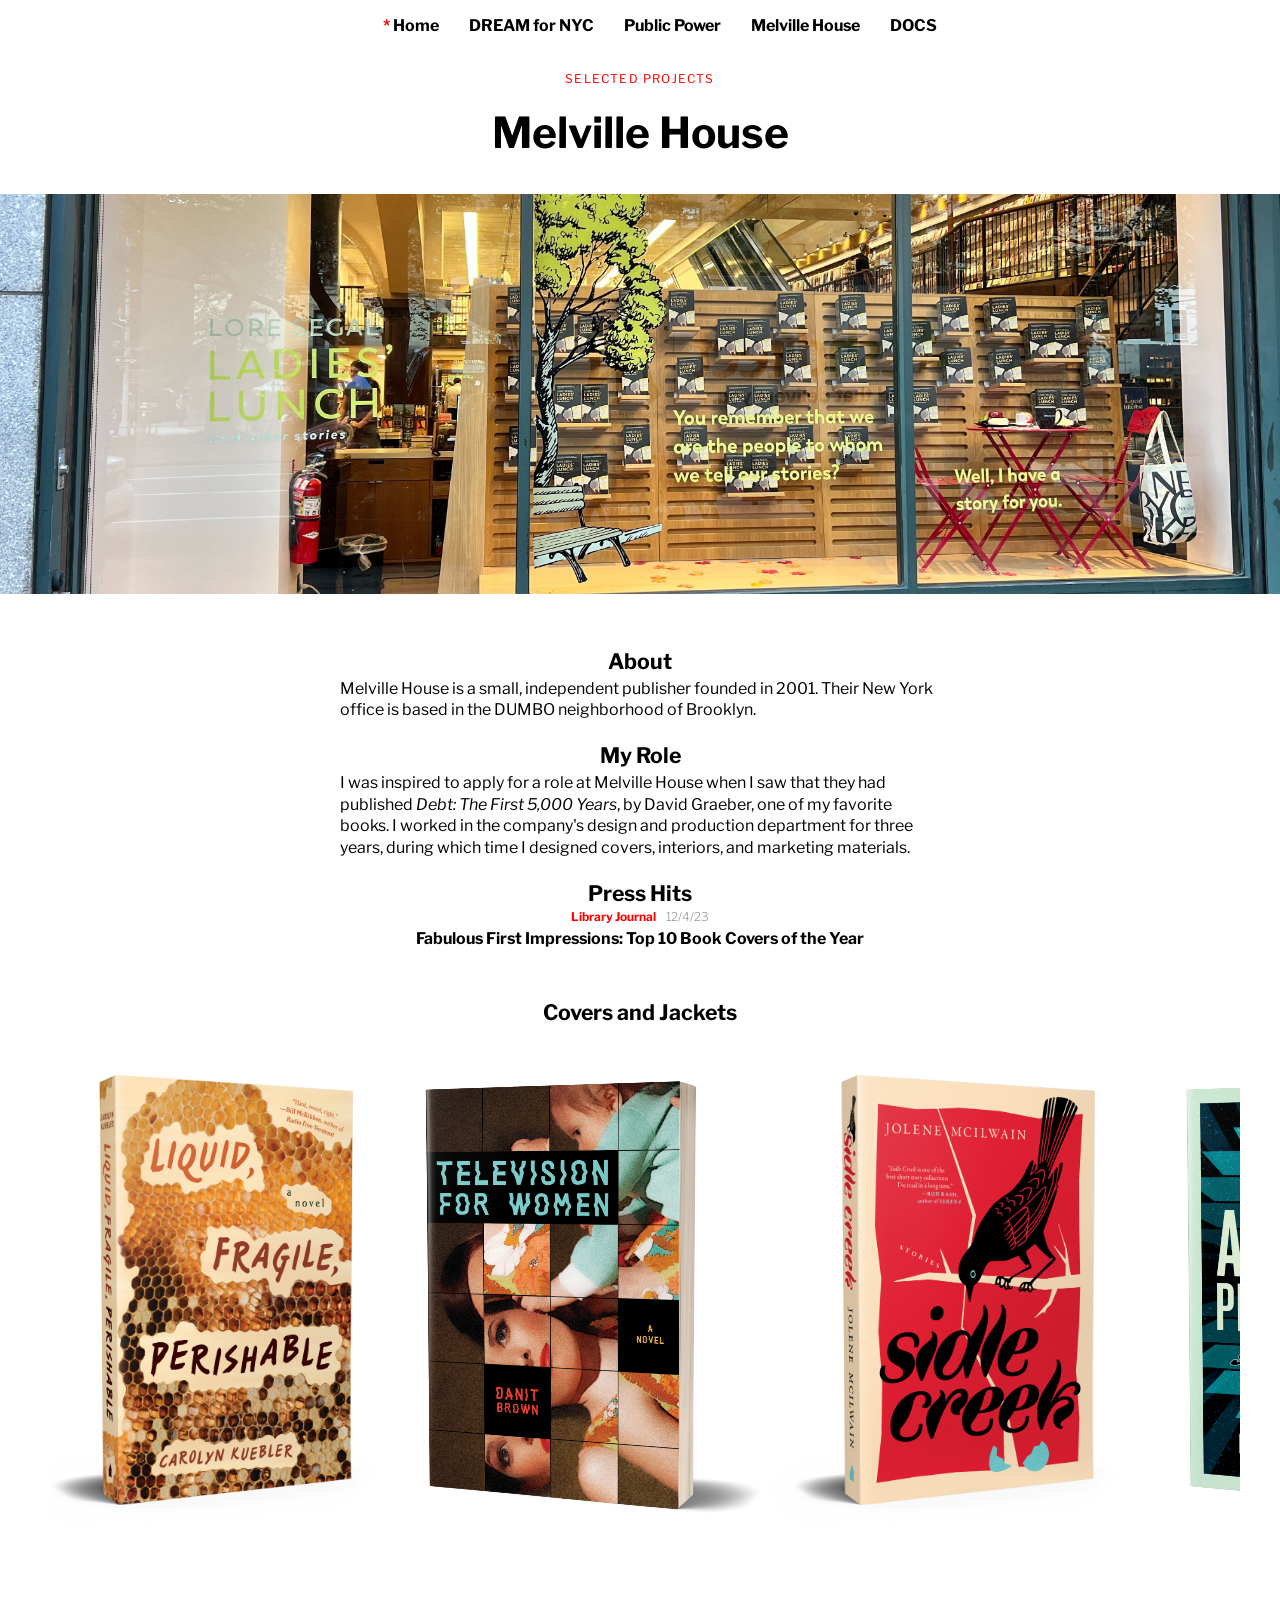
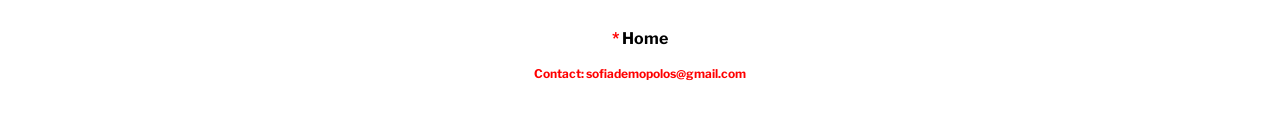
<file: selected-projects/melville-house.html>
<!DOCTYPE html>
<html>
  <head>
    <title>Melville House</title>
    <link rel="stylesheet" href="../style.css">
    <link rel="preconnect" href="https://fonts.googleapis.com">
    <link rel="preconnect" href="https://fonts.gstatic.com" crossorigin>
    <link href="https://fonts.googleapis.com/css2?family=Libre+Franklin:ital,wght@0,100..900;1,100..900&display=swap" rel="stylesheet">
    <meta name="viewport" content="width=device-width, initial-scale=1">
    <link rel="icon" type="image/x-icon" href="../images/favicon.ico">
  </head>
  <body>
    <ul class="header-container" style="display: flex; justify-content: center;">
      <li class="nav"><a href="../index.html"><span style="color:red;font-weight: bold;">* </span>Home</a></li>
      <li class="nav"><a href="dream-for-nyc.html">DREAM for NYC</a></li>
      <li class="nav"><a href="public-power.html">Public Power</a></li>
      <li class="nav"><a href="melville-house.html">Melville House</a></li>
      <li class="nav"><a href="docs.html">DOCS</a></li>
    </ul>
    <div class="header-container">
      <h5 style="margin-top: 3em;">Selected Projects</h5>
      <h2>Melville House</h2>
      <img style="height: 400px; object-position: 50% 60%;" src="../images/melville-house/ladies-lunch-bn-window.jpg">
    </div>
    <div class="single-column-text">
      <h3 style="margin-top: 50px">About</h3>
      <p>Melville House is a small, independent publisher founded in 2001. Their New York office is based in the DUMBO neighborhood of Brooklyn.</p>
      <h3>My Role</h3>
      <p>I was inspired to apply for a role at Melville House when I saw that they had published <i>Debt: The First 5,000 Years</i>, by David Graeber, one of my favorite books. I worked in the company's design and production department for three years, during which time I designed covers, interiors, and marketing materials.</p>
      <h3>Press Hits</h3>
      <h4 style="margin-block-start: .25em;">Library Journal<span class="date">12/4/23</span></h4>
      <p style="text-align: center;"><a target="_blank" href="https://www.libraryjournal.com/story/A-Fabulous-First-Impression-Top-10-Book-Covers-of-the-Year">Fabulous First Impressions: Top 10 Book Covers of the Year</a></p>
    </div>
    <h3 style="margin-top: 50px">Covers and Jackets</h3>
    <div class="scroll_container">
      <img src="../images/melville-house/Liquid Fragile Perishable Final Mockup.png">
      <img src="../images/melville-house/Television for Women Mock.png">
      <img src="../images/melville-house/sidle creek_3D_paperback.png">
      <img src="../images/melville-house/Against Platforms Mock.png">
      <img src="../images/melville-house/Rebellious CEO mockup.png">
      <img src="../images/melville-house/MY WEIL_mock.png">
    </div>
    <footer>
      <p><a href="../index.html"><span style="color:red;font-weight: bold;">* </span>Home</a></p>
      <h4>Contact: sofiademopolos@gmail.com</h4>
    </footer>
  </body>
</html>
</file>
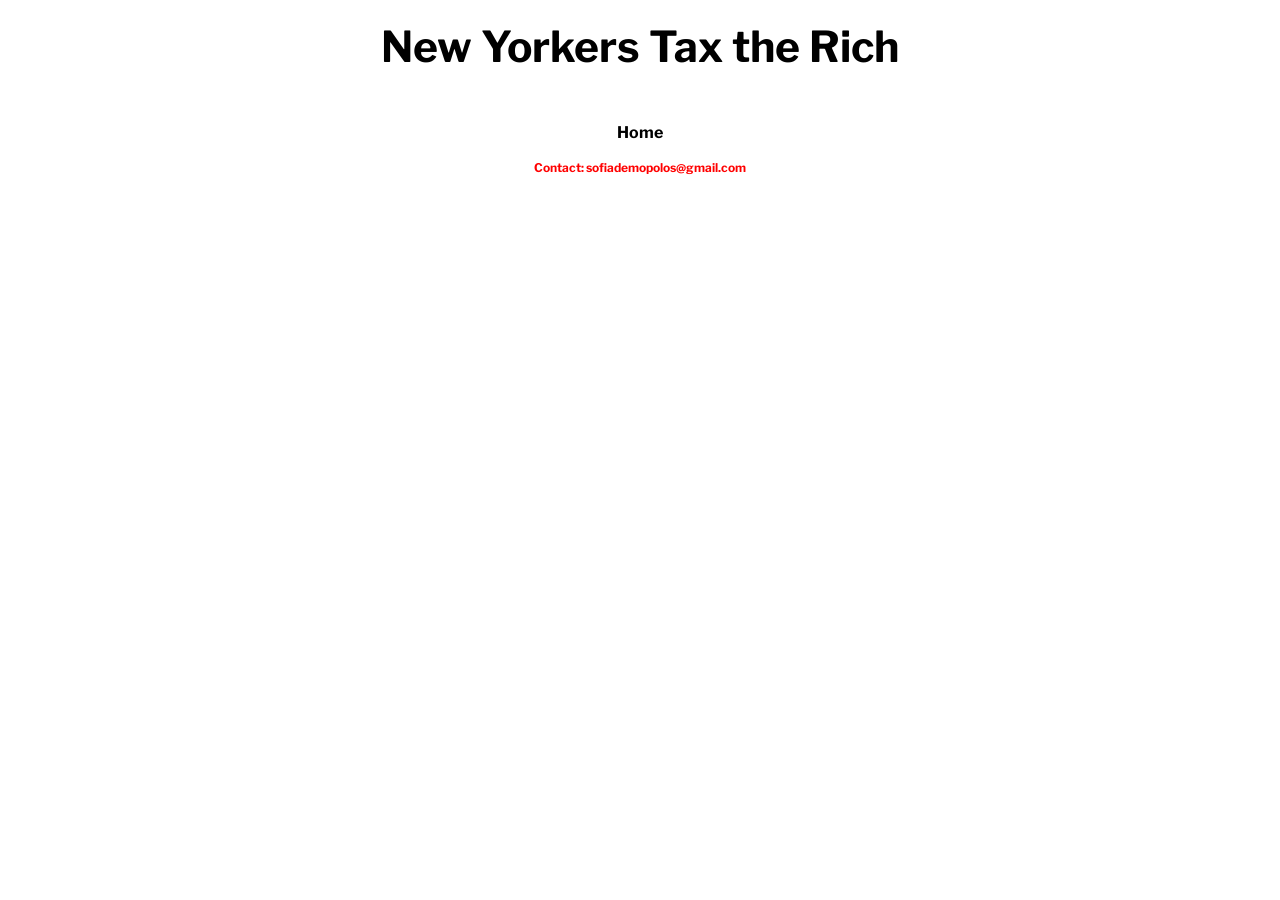
<file: selected-projects/new-yorkers-tax-the-rich.html>
<!DOCTYPE html>
<html>
  <head>
    <title>New Yorkers Tax the Rich</title>
    <link rel="stylesheet" href="../style.css">
    <link rel="preconnect" href="https://fonts.googleapis.com">
    <link rel="preconnect" href="https://fonts.gstatic.com" crossorigin>
    <link href="https://fonts.googleapis.com/css2?family=Libre+Franklin:ital,wght@0,100..900;1,100..900&display=swap" rel="stylesheet">
    <meta name="viewport" content="width=device-width, initial-scale=1">
  </head>
  <body>
    <h2>New Yorkers Tax the Rich</h2>
    <footer>
      <p><a href="../index.html">Home</a></p>
      <h4>Contact: sofiademopolos@gmail.com</h4>
    </footer>
  </body>
</html>
</file>
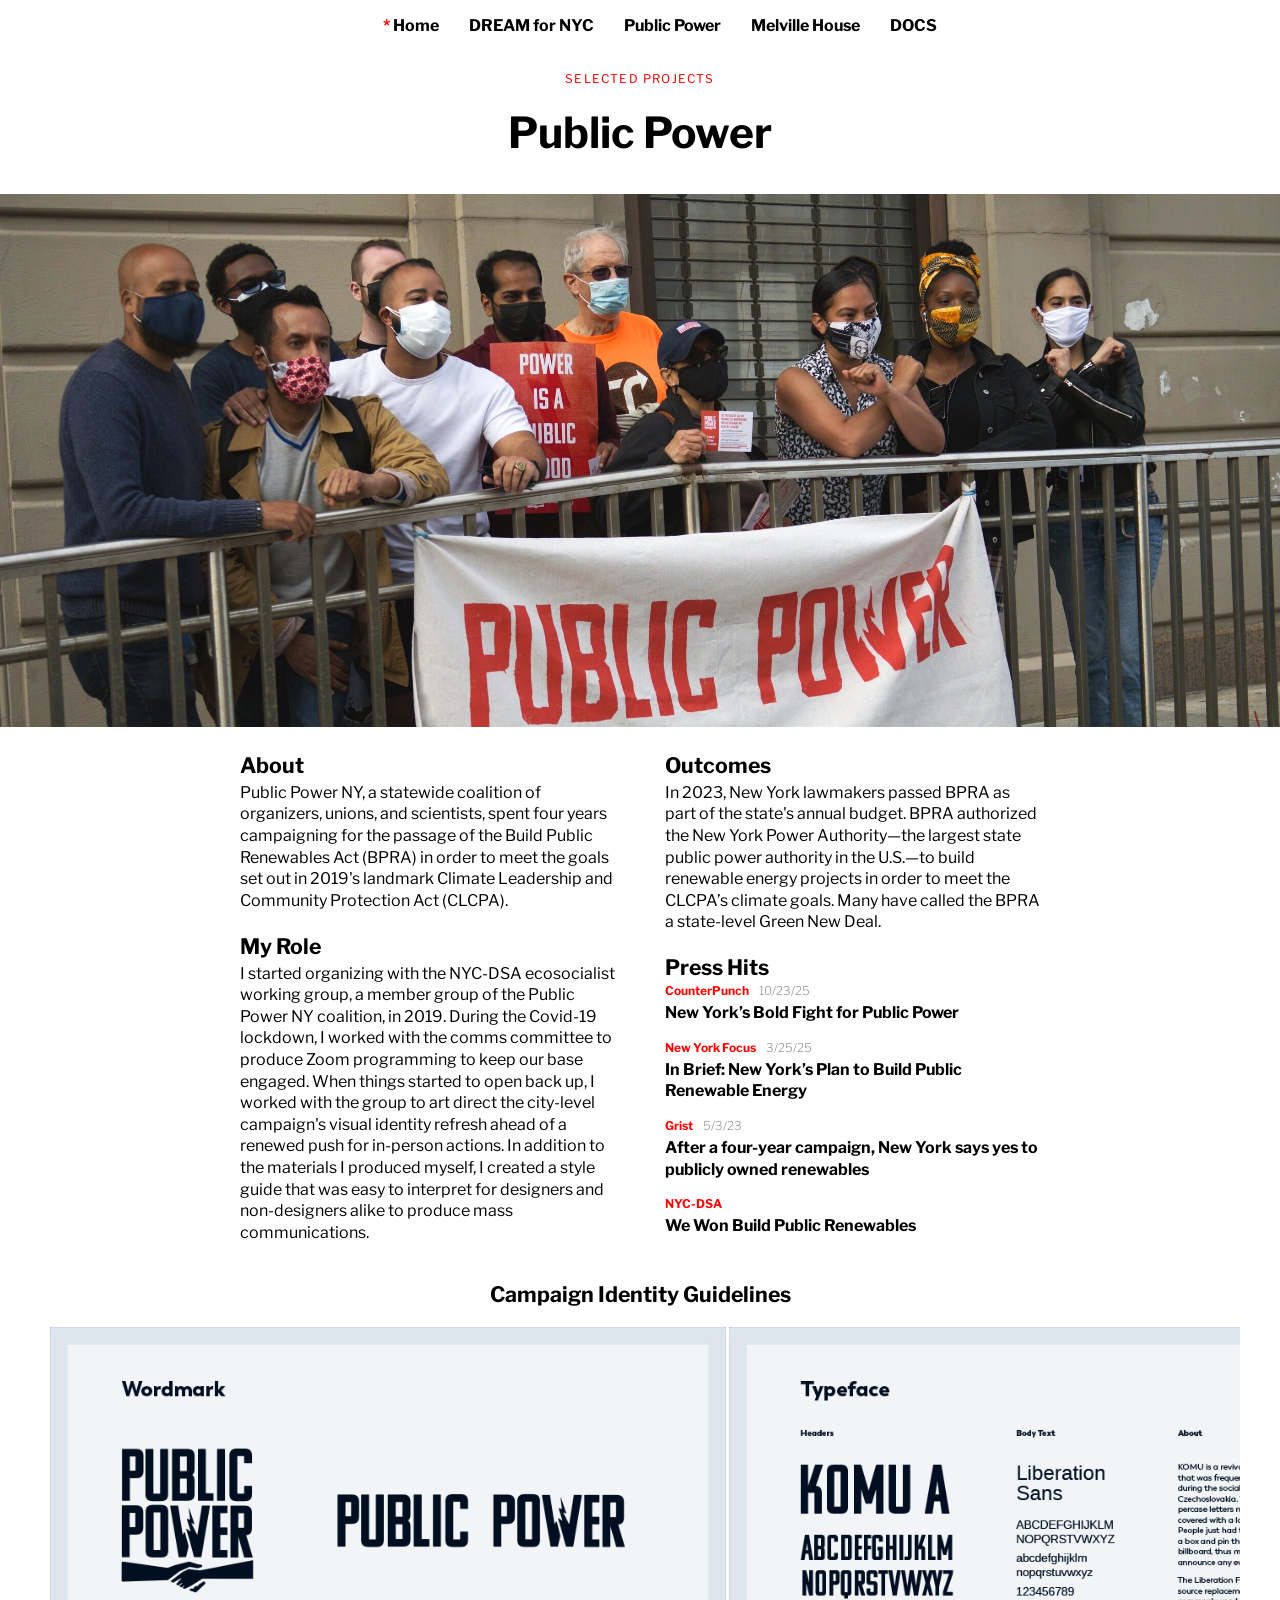
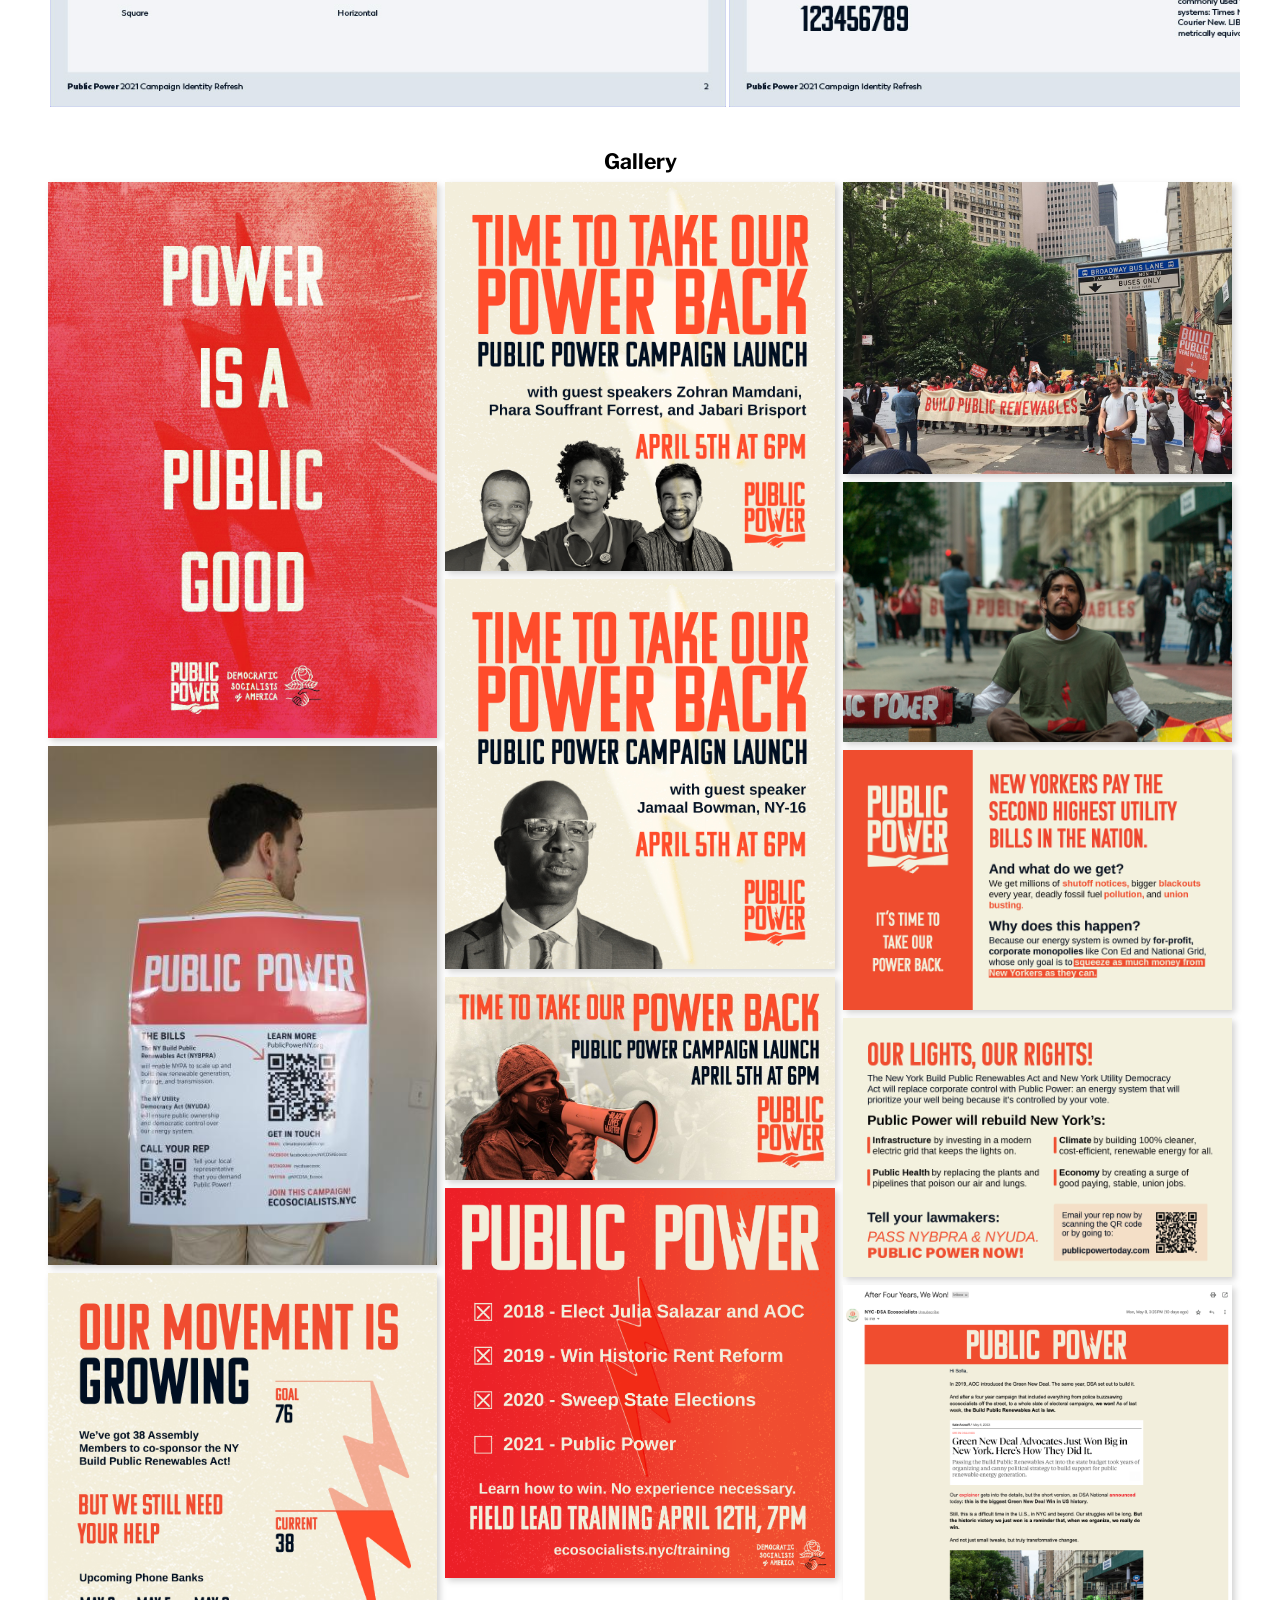
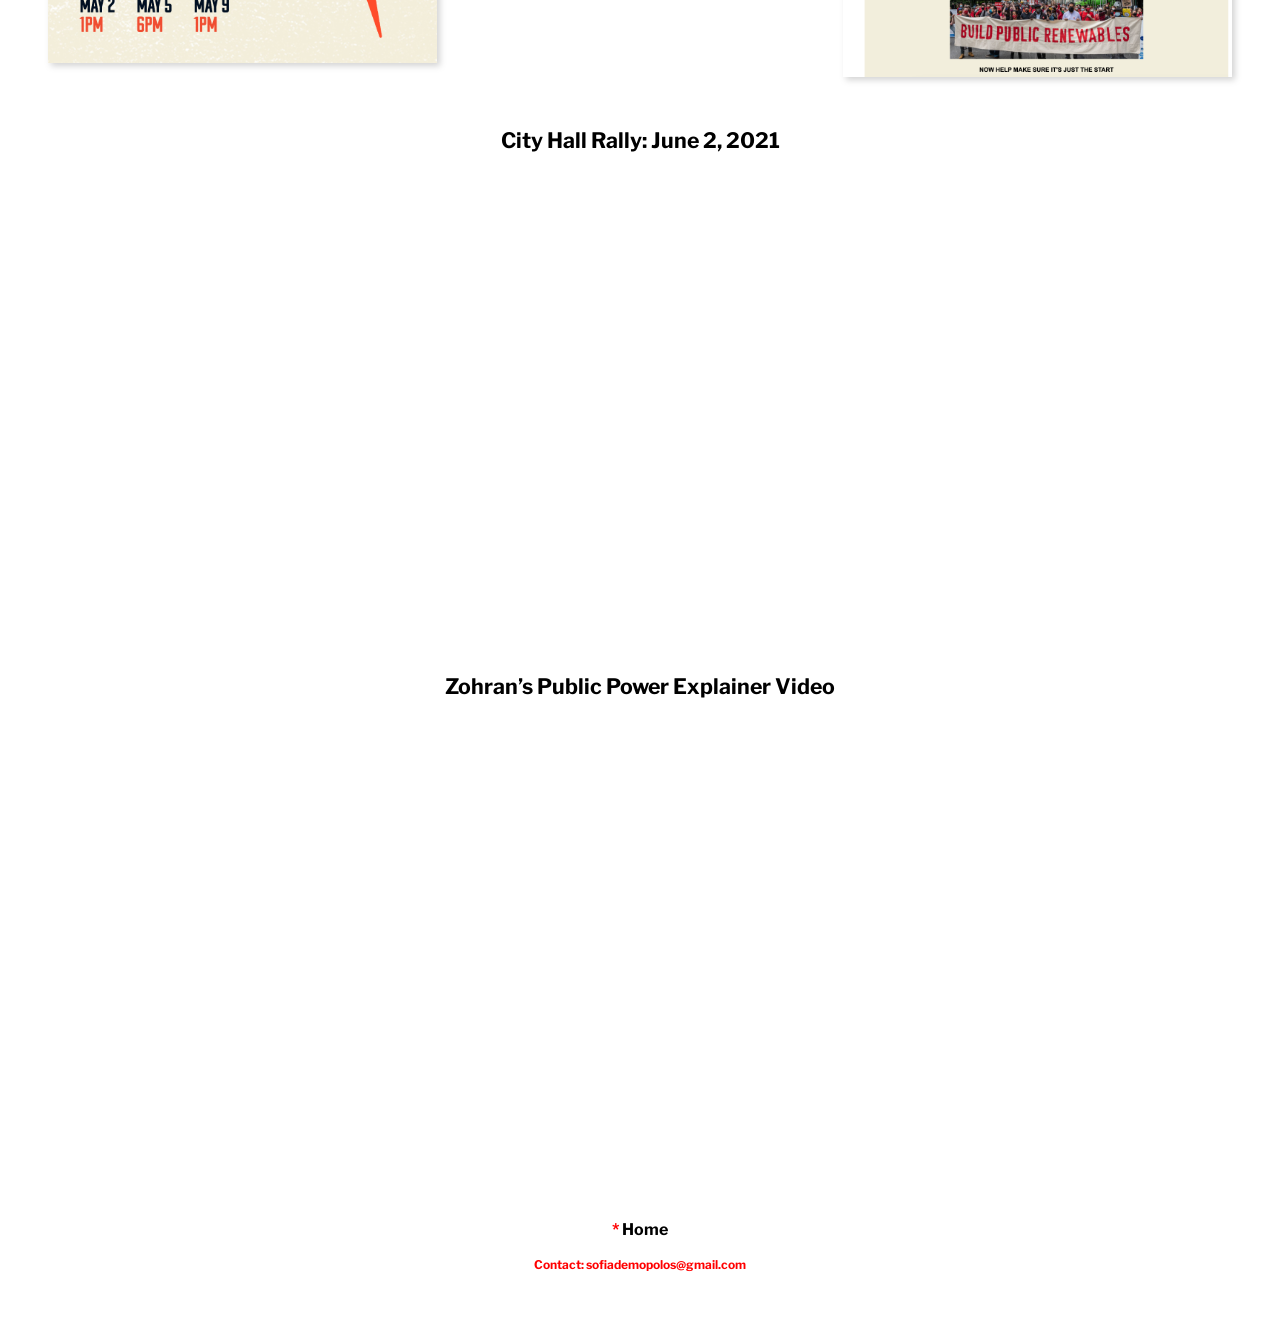
<file: selected-projects/public-power.html>
<!DOCTYPE html>
<html>
  <head>
    <title>Public Power</title>
    <link rel="stylesheet" href="../style.css">
    <link rel="preconnect" href="https://fonts.googleapis.com">
    <link rel="preconnect" href="https://fonts.gstatic.com" crossorigin>
    <link href="https://fonts.googleapis.com/css2?family=Libre+Franklin:ital,wght@0,100..900;1,100..900&display=swap" rel="stylesheet">
    <meta name="viewport" content="width=device-width, initial-scale=1">
    <link rel="icon" type="image/x-icon" href="../images/favicon.ico">
  </head>
  <body>
    <ul class="header-container" style="display: flex; justify-content: center;">
      <li class="nav"><a href="../index.html"><span style="color:red;font-weight: bold;">* </span>Home</a></li>
      <li class="nav"><a href="dream-for-nyc.html">DREAM for NYC</a></li>
      <li class="nav"><a href="public-power.html">Public Power</a></li>
      <li class="nav"><a href="melville-house.html">Melville House</a></li>
      <li class="nav"><a href="docs.html">DOCS</a></li>
    </ul>
    <div class="header-container">
      <h5 style="margin-top: 3em;">Selected Projects</h5>
      <h2>Public Power</h2>
      <img style="height: 533px; object-position: 50% 25%;" src="../images/public-power/BRONX_CREDIT_TO_MICHAEL_PAULSON_015.jpg">
    </div>
    <div class="info">
      <div class="block1">
        <h3 class="left">About</h3>
        <p>Public Power NY, a statewide coalition of organizers, unions, and scientists, spent four years campaigning for the passage of the Build Public Renewables Act (BPRA) in order to meet the goals set out in 2019's landmark Climate Leadership and Community Protection Act (CLCPA).</p>
        <h3 class="left">My Role</h3>
        <p>I started organizing with the NYC-DSA ecosocialist working group, a member group of the Public Power NY coalition, in 2019. During the Covid-19 lockdown, I worked with the comms committee to produce Zoom programming to keep our base engaged. When things started to open back up, I worked with the group to art direct the city-level campaign's visual identity refresh ahead of a renewed push for in-person actions. In addition to the materials I produced myself, I created a style guide that was easy to interpret for designers and non-designers alike to produce mass communications.</p>
      </div>
      <div class="block2">
        <h3 class="left">Outcomes</h3>
        <p>In 2023, New York lawmakers passed BPRA as part of the state's annual budget. BPRA authorized the New York Power Authority—the largest state public power authority in the U.S.—to build renewable energy projects in order to meet the CLCPA’s climate goals. Many have called the BPRA a state-level Green New Deal.</p>
        <h3 class="left">Press Hits</h3>
        <h4 class="left" style="margin-block-start: .25em;">CounterPunch<span class="date">10/23/25</span></h4>
        <p><a target="_blank" href="https://www.counterpunch.org/2025/10/23/new-yorks-fight-for-public-power/">New York’s Bold Fight for Public Power</a></p>
        <h4 class="left" style="margin-block-start: .25em;">New York Focus<span class="date">3/25/25</span></h4>
        <p><a target="_blank" href="https://nysfocus.com/2025/03/25/build-public-renewable-energy-solar-nypa-new-york">In Brief: New York’s Plan to Build Public Renewable Energy</a></p>
        <h4 class="left" style="margin-block-start: .25em;">Grist<span class="date">5/3/23</span></h4>
        <p><a target="_blank" href="https://grist.org/energy/after-a-four-year-campaign-new-york-says-yes-to-publicly-owned-renewables-strong/">After a four-year campaign, New York says yes to publicly owned renewables</a></p>
        <h4 class="left" style="margin-block-start: .25em;">NYC-DSA</h4>
        <p><a target="_blank" href="https://socialists.nyc/bpra/">We Won Build Public Renewables</a></p>
      </div>
    </div>
    <h3>Campaign Identity Guidelines</h3>
    <div class="scroll_container_short">
      <img src="../images/public-power/identity-1.jpg">
      <img src="../images/public-power/identity-2.jpg">
      <img src="../images/public-power/identity-3.jpg">          <img src="../images/public-power/identity-4.jpg">
      <img src="../images/public-power/identity-5.jpg">
    </div>
    <h3>Gallery</h3>
    <div class="row">
      <div class="column">
        <img src="../images/public-power/poster.jpg">
        <img src="../images/public-power/public-power-poster-wearable.jpg">
        <img src="../images/public-power/PublicPower_Progress_IG.jpg">
      </div>
      <div class="column">
        <img src="../images/public-power/Launch-Call-Electeds-IG-1080x1080.png">
        <img src="../images/public-power/Launch-Call-IG-1080x1080.jpg">
        <img src="../images/public-power/Launch-Call-Megaphone-TW-1200x628.jpg">
        <img src="../images/public-power/Public-Power_Trainings-IG-01.png">
      </div>
      <div class="column">
        <img src="../images/public-power/march.jpg">
        <img src="../images/public-power/illapa.jpg">
        <img src="../images/public-power/PublicPowerCard_Print_English1.png">
        <img src="../images/public-power/PublicPowerCard_Print_English2.png">
        <img src="../images/public-power/we-won-may-4-2023.png">
      </div>
    </div>
    <h3 style="margin-top: 50px;">City Hall Rally: June 2, 2021</h3>
    <div style="padding:40% 0 0 0;position:relative;"><iframe src="https://player.vimeo.com/video/1180319620?badge=0&amp;autopause=0&amp;player_id=0&amp;app_id=58479" frameborder="0" allow="autoplay; fullscreen; picture-in-picture; clipboard-write; encrypted-media; web-share" referrerpolicy="strict-origin-when-cross-origin" style="position:absolute;top:0;left:0;width:100%;height:100%;" title="Public Power Rally: June 2, 2021"></iframe></div><script src="https://player.vimeo.com/api/player.js"></script>
    <h3 style="margin-block-start: 40px; margin-bottom: 20px">Zohran’s Public Power Explainer Video</h3>
    <div style="padding:37.5% 0 0 0;position:relative;"><iframe src="https://player.vimeo.com/video/1180320586?badge=0&amp;autopause=0&amp;player_id=0&amp;app_id=58479" frameborder="0" allow="autoplay; fullscreen; picture-in-picture; clipboard-write; encrypted-media; web-share" referrerpolicy="strict-origin-when-cross-origin" style="position:absolute;top:0;left:0;width:100%;height:100%;" title="Zohran's Public Power Explainer Video 2021"></iframe></div><script src="https://player.vimeo.com/api/player.js"></script>
    <footer id="footer">
      <p><a href="../index.html"><span style="color:red;font-weight: bold;">* </span>Home</a></p>
      <h4>Contact: sofiademopolos@gmail.com</h4>
    </footer>
  </body>
</html>
</file>
<file: style.css>
/* Elements ----------------------------------------------------------- */
body {
  max-width: 1200px;
  font-family: "Libre Franklin", Helvetica, sans-serif;
  font-size: 16px;
  display: block;
  margin-left: auto;
  margin-right: auto;
}

h1 {
  font-weight: 700;
  text-transform: uppercase;
  letter-spacing: .125em;
  font-size: 6em;
  text-align: center;
  line-height: 90%;
  margin-block-end: .33em;
}

h2 {
  font-weight: 700;
  font-size: 2.66em;
  text-align: center;
  margin-block-start: .5em;
}

h3 {
  font-weight: 700;
  font-size: 1.33em;
  text-align: center;
  margin-block-end: 0;
}

h4 {
  font-weight: 700;
  font-size: .75em;
  text-align: center;
  color: red;
  margin-block-end: 0;
}

h5 {
  font-weight: 400;
  color: red;
  font-size: .75em;
  text-transform: uppercase;
  letter-spacing: .1em;
  text-align: center;
}

p {
  font-size: 1em;
  margin-block-start: .25em;
  line-height: 135%;
}

a {
  color: black;
  font-weight: 700;
  text-decoration: none;
}

a:hover {
  color: red;
}

ul {
    list-style-type: none;
}

footer {
  text-align: center;
  bottom: 0;
  margin-top: 50px;
  margin-bottom: 50px;
}

/* Classes ----------------------------------------------------------- */

.center {
  display: block;
  margin-left: auto;
  margin-right: auto;
  width: 66.7%;
}

.single-column-text {
  display: block;
  margin-left: auto;
  margin-right: auto;
  width: 50%;
}

.hover_img a span { 
  position: absolute; 
  display: none;
  z-index:99; 
}
.hover_img a:hover span { 
  display: block;
  position: static;
}

.info {
  max-width: 800px;
  margin-left: auto;
  margin-right: auto;
  padding-left: 5%;
  padding-right: 5%;
  display: flex;
  gap: 50px;
}

.block1 {
  flex: 1;
  margin-left: auto;
  margin-right: auto;
}

.block2 {
  flex: 1;
}

.left {
  text-align: left;
}

.date {
  font-weight: 200;
  color: grey;
  padding-left: 10px;
}

.scroll_container {
  overflow: scroll;
  white-space: nowrap;
  padding: 10px;
  height: 533px;
}

.scroll_container img {
  padding-top: 10px;
  padding-bottom: 10px;
  height: 503px;
}

.scroll_container_short {
  overflow: scroll;
  white-space: nowrap;
  padding: 10px;
  height: 400px;
}

.scroll_container_short img {
  padding-top: 10px;
  padding-bottom: 10px;
  height: 380px;
}

.header-container {
  display: block;
  height: fit-content;
  margin-left: calc(-50vw + 50%);
  margin-right: calc(-50vw + 50%);
}

.header-container img {
  width: 100vw;
  object-fit: cover;
}

.row {
  display: flex;
  flex-wrap: wrap;
  padding: 0 4px;
  margin-left: auto;
  margin-right: auto;
  max-width: 100%;
}

.column {
  flex: 32%;
  padding: 0 4px;
}

.column img {
  margin-top: 8px;
  vertical-align: middle;
  width: 100%;
  filter: drop-shadow(3px 3px 3px lightgray);
}

.nav {
  display: flex;
  padding: 0;
  margin: 0 15px;
}

/* IDs ----------------------------------------------------------- */

#first-line {
  display: block;
}

/* Media Queries ----------------------------------------------------------- */

@media screen and (max-width: 680px) {
  h1 {
    font-size: 3.5em;
  }
  h2 {
    font-size: 2em;
    margin-block-start: 25px;
  }
  h3 {
    font-size: 1.33em;
  }
  .center {
    width: 80%;
  }
  .single-column-text {
    width: 80%;
  }
  .column {
    flex: 100%;
  }
}

@media screen and (max-width: 750px) {
  h3 {
    margin-block-start: 1.5em;
  }

  .single-column-text {
    width: 70%;
  }

  .info {
    display: block;
    padding-left: 0px;
    padding-right: 0px;
  }

  .block1, .block2 {
    padding-left: 5%;
    padding-right: 5%;
  }

  .row {
    padding: 5%;
  }

  .column {
    flex: 40%;
  }

}

@media screen and (max-width: 1150px) {
  #first-line {
    display: inline;
  }
}
</file>
